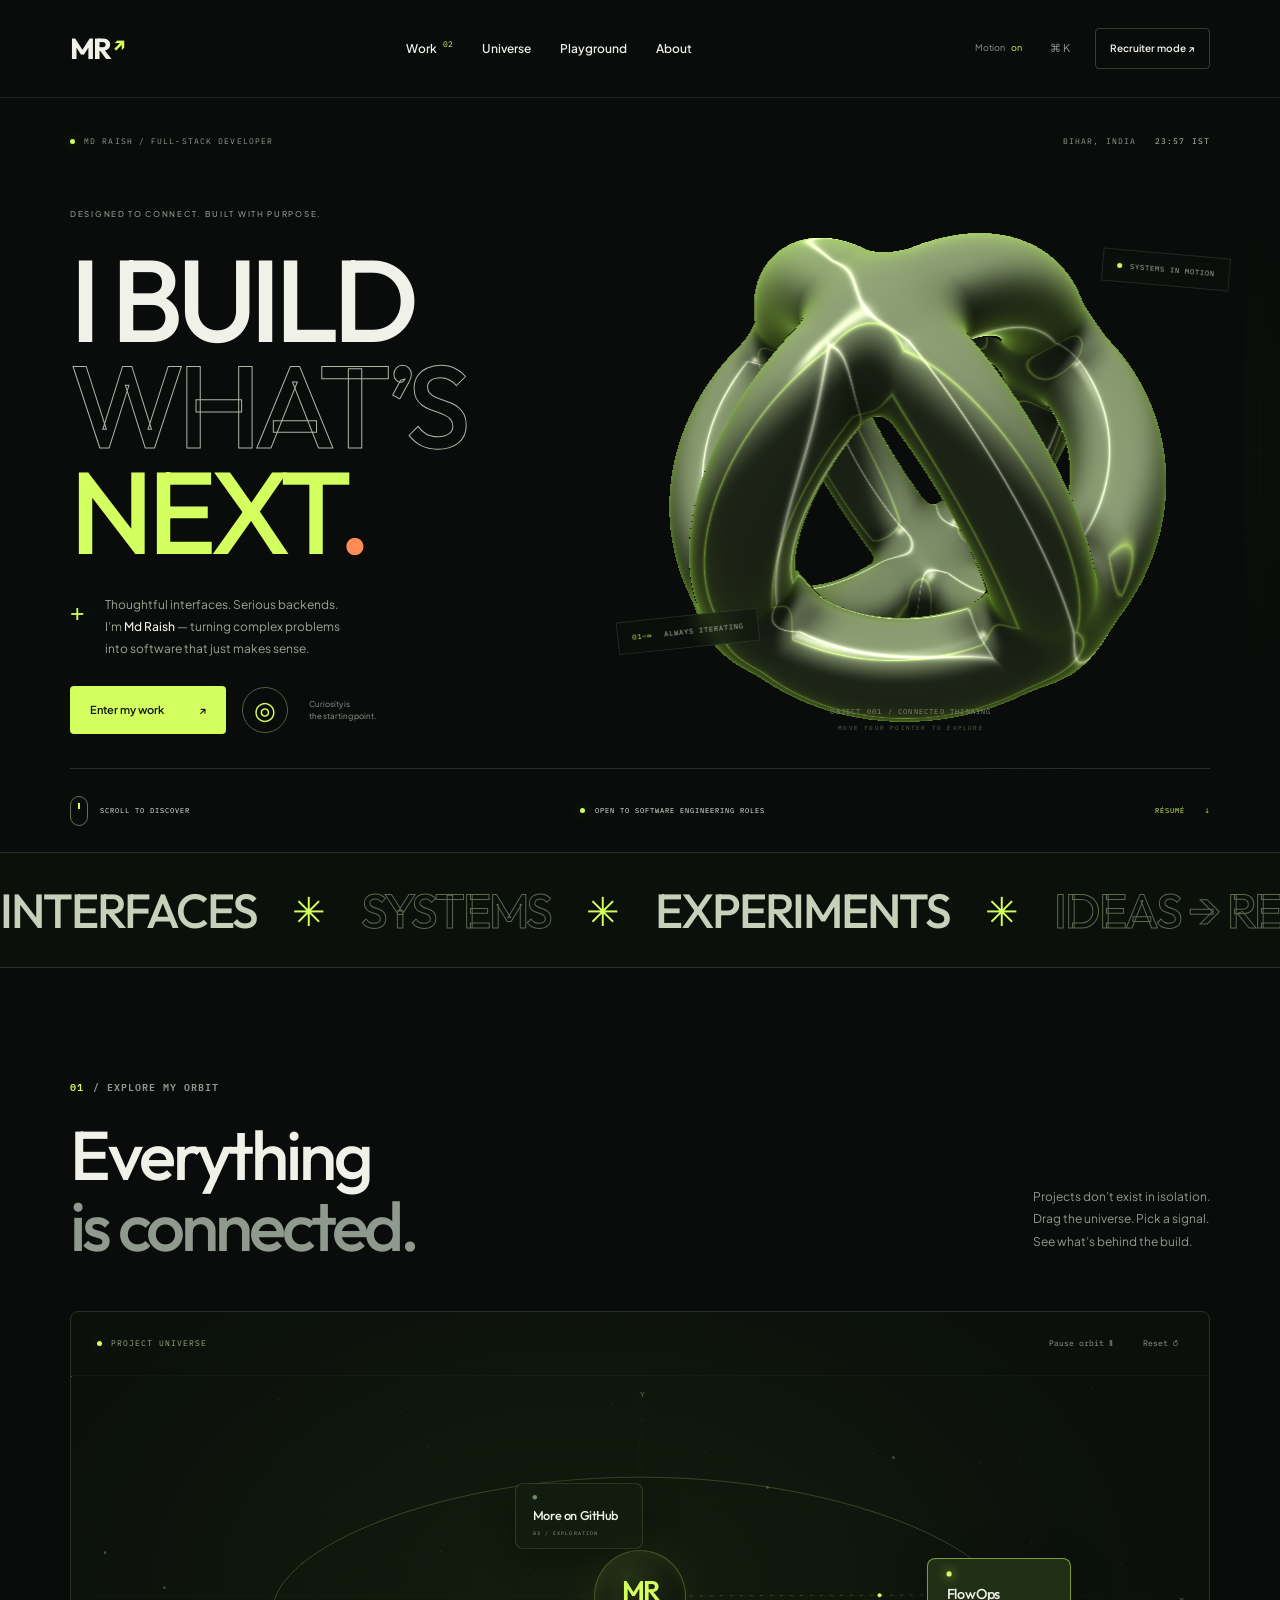
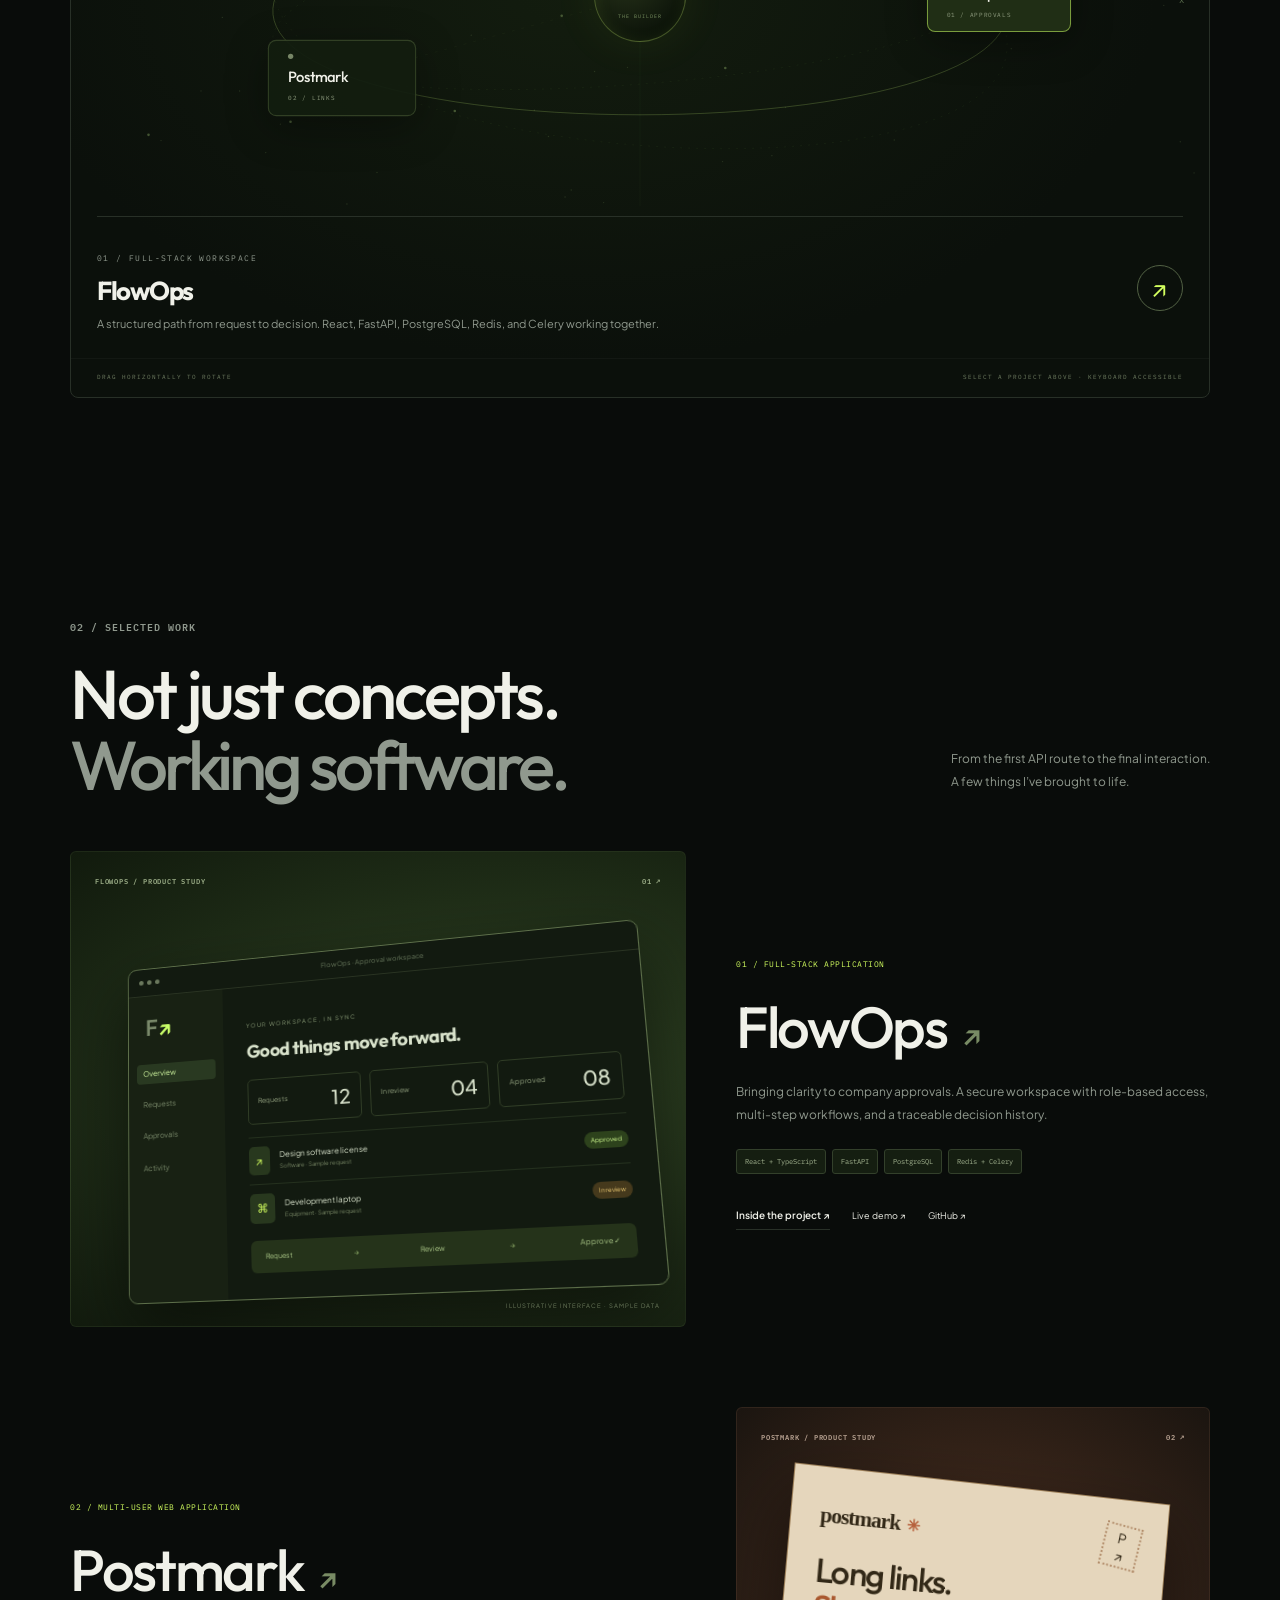
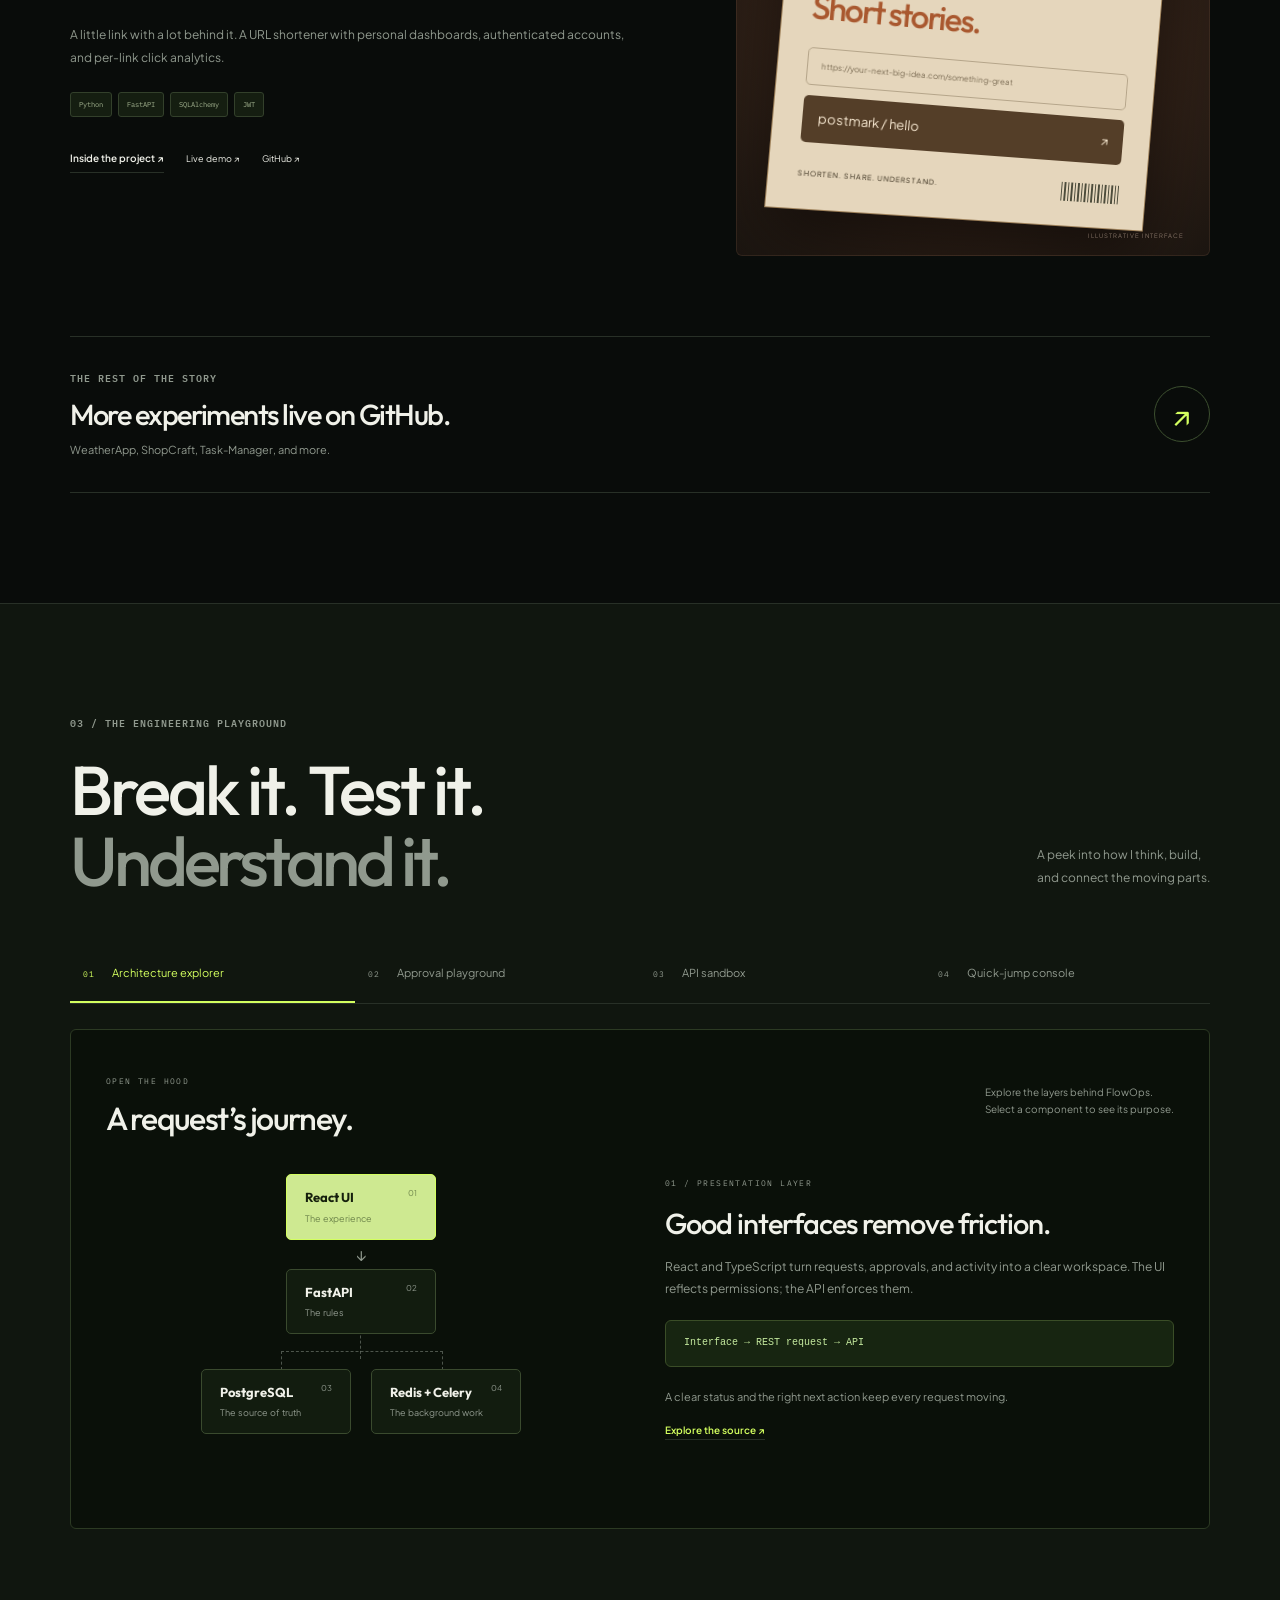
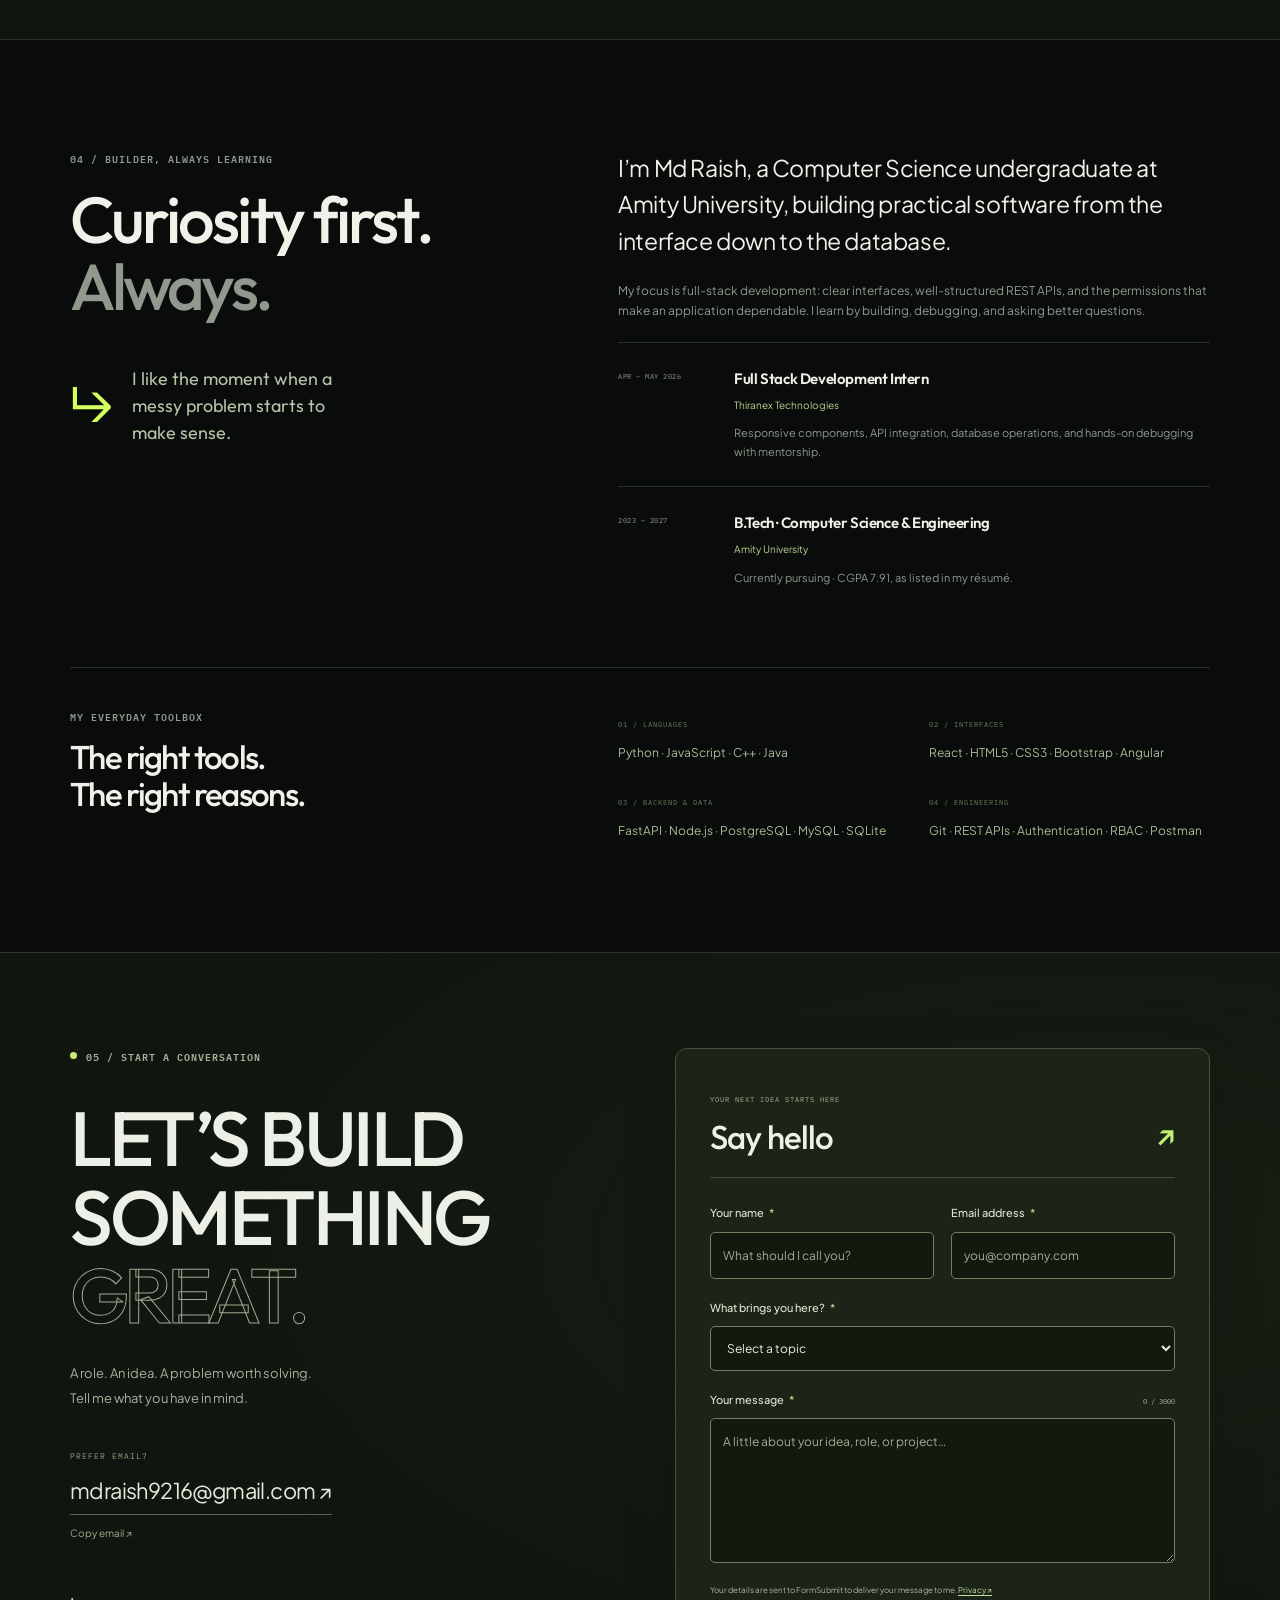
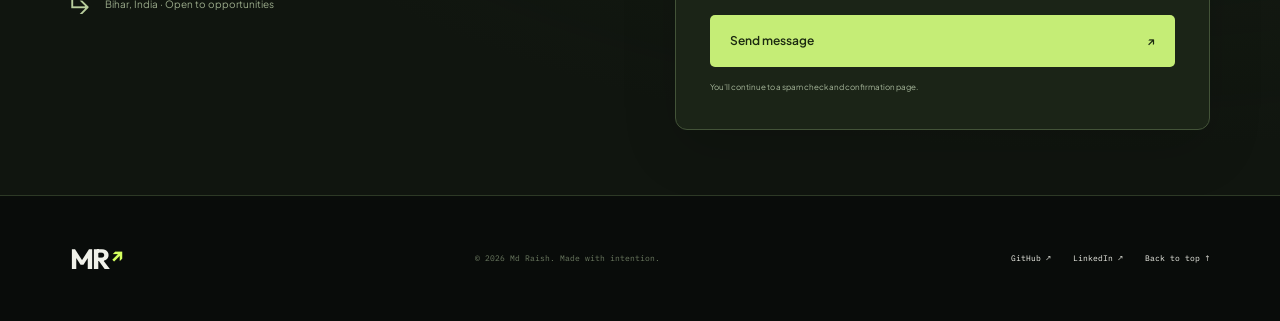
<file: index.html>
<!doctype html>
<html lang="en">
<head>
<meta charset="utf-8"><meta name="viewport" content="width=device-width,initial-scale=1">
<meta name="theme-color" content="#090b0a"><meta name="description" content="Md Raish — full-stack developer building thoughtful interfaces, secure APIs and dependable applications. Explore FlowOps, Postmark and an interactive engineering lab.">
<meta property="og:title" content="Md Raish — Code beyond the ordinary."><meta property="og:description" content="Full-stack developer. Thoughtful interfaces. Dependable systems. Explore my work and interactive engineering lab."><meta property="og:type" content="website"><meta property="og:image" content="/assets/social.svg">
<title>Md Raish — Portfolio V5 · Contact</title><link rel="icon" href="assets/favicon.svg" type="image/svg+xml"><link rel="stylesheet" href="style.css"><script src="app.js" defer></script><script src="sandbox.js" defer></script><script src="experience.js" defer></script><script src="contact.js" defer></script>
</head>
<body>
<a class="skip-link" href="#main">Skip to content</a><div id="progress" aria-hidden="true"></div>
<div class="cursor-aura" id="cursor-aura" aria-hidden="true"></div>
<header class="header"><a class="wordmark" href="#home" aria-label="Md Raish home">MR<span>↗</span></a><nav aria-label="Main navigation"><a href="#work">Work <span>02</span></a><a href="#universe">Universe</a><a href="#lab">Playground</a><a href="#about">About</a></nav><div class="header-actions"><button class="motion-button" id="motion-toggle" aria-pressed="true" aria-label="Pause decorative motion">Motion <span>on</span></button><button class="command-trigger" aria-label="Open command palette">⌘ K</button><button class="small-button" id="recruiter-open">Recruiter mode ↗</button><button class="menu-toggle icon-button" id="menu-toggle" aria-expanded="false" aria-controls="mobile-nav" aria-label="Open navigation">☰</button><button id="theme-toggle" hidden aria-label="Switch theme">◐</button></div></header>
<nav class="mobile-nav" id="mobile-nav" aria-label="Mobile navigation" hidden><a href="#work">Selected work ↗</a><a href="#universe">Project universe ↗</a><a href="#lab">Playground ↗</a><a href="#about">About me ↗</a><button id="mobile-recruiter">Recruiter briefing ↗</button></nav>
<main id="main">
<section class="hero" id="home"><div class="hero-grid" aria-hidden="true"></div><div class="hero-topline"><span><i class="live-dot"></i> MD RAISH / FULL-STACK DEVELOPER</span><span>BIHAR, INDIA <b id="local-time">IST</b></span></div>
<div class="hero-main"><div class="hero-copy"><div class="hero-edition">DESIGNED TO CONNECT. BUILT WITH PURPOSE.</div><h1><span>I BUILD</span><span class="outline-word">WHAT’S</span><span class="lime-word">NEXT<span class="heading-period">.</span></span></h1><div class="hero-intro"><span class="plus">+</span><p>Thoughtful interfaces. Serious backends.<br>I’m <strong>Md Raish</strong> — turning complex problems<br>into software that just makes sense.</p></div><div class="hero-actions"><a class="button primary magnetic" href="#work">Enter my work <span>↗</span></a><button class="round-button magnetic" id="hero-explore" aria-label="Explore the interactive project universe">◎</button><span class="hero-small">Curiosity is<br>the starting point.</span></div></div>
<div class="hero-art" id="hero-art"><div class="sculpture-fallback" aria-hidden="true"><i></i><i></i><i></i></div><canvas id="sculpture" aria-hidden="true"></canvas><div class="orbit-label orbit-label-a"><span class="live-dot"></span> SYSTEMS IN MOTION</div><div class="orbit-label orbit-label-b"><span>01—∞</span> ALWAYS ITERATING</div><div class="orb-cross cross-a" aria-hidden="true">+</div><div class="orb-cross cross-b" aria-hidden="true">+</div><div class="object-caption"><span>OBJECT_001 / CONNECTED THINKING</span><small>MOVE YOUR POINTER TO EXPLORE</small></div></div></div>
<div class="hero-footer"><span class="scroll-cue"><i></i> SCROLL TO DISCOVER</span><div><span class="live-dot"></span> OPEN TO SOFTWARE ENGINEERING ROLES</div><a href="assets/Md_Raish_Resume.pdf" download>RÉSUMÉ <span>↓</span></a></div></section>
<div class="marquee" aria-hidden="true"><div><span>INTERFACES</span><i>✳</i><span class="stroke">SYSTEMS</span><i>✳</i><span>EXPERIMENTS</span><i>✳</i><span class="stroke">IDEAS → REALITY</span><i>✳</i><span>INTERFACES</span><i>✳</i><span class="stroke">SYSTEMS</span><i>✳</i><span>EXPERIMENTS</span><i>✳</i><span class="stroke">IDEAS → REALITY</span><i>✳</i></div></div>
<section class="universe-section section wrap" id="universe"><div class="section-heading reveal"><div><div class="eyebrow"><span>01</span> / EXPLORE MY ORBIT</div><h2>Everything<br><em>is connected.</em></h2></div><p>Projects don’t exist in isolation.<br>Drag the universe. Pick a signal.<br>See what’s behind the build.</p></div>
<div class="universe-frame"><div class="universe-top"><span><i class="live-dot"></i> PROJECT UNIVERSE</span><div><button id="universe-pause" aria-pressed="false">Pause orbit Ⅱ</button><button id="universe-reset" aria-label="Reset project universe rotation">Reset ↺</button></div></div><div class="universe-stage"><canvas id="universe-canvas" aria-hidden="true"></canvas><div class="universe-core" aria-hidden="true"><span>MR</span><small>THE BUILDER</small></div><div class="universe-projects" aria-label="Select a project"><button class="planet-button selected" data-planet="0" aria-pressed="true"><span class="planet-dot"></span><b>FlowOps</b><small>01 / APPROVALS</small></button><button class="planet-button" data-planet="1" aria-pressed="false"><span class="planet-dot"></span><b>Postmark</b><small>02 / LINKS</small></button><button class="planet-button" data-planet="2" aria-pressed="false"><span class="planet-dot"></span><b>More on GitHub</b><small>03 / EXPLORATION</small></button></div><span class="universe-axis axis-x">X</span><span class="universe-axis axis-y">Y</span></div><div class="universe-detail"><div><span class="micro-label" id="planet-label">01 / FULL-STACK WORKSPACE</span><h3 id="planet-title">FlowOps</h3><p id="planet-description">A structured path from request to decision. React, FastAPI, PostgreSQL, Redis, and Celery working together.</p></div><a id="planet-link" class="round-button" href="https://github.com/Mdraish786/FlowOps" target="_blank" rel="noopener noreferrer" aria-label="Open selected project on GitHub">↗</a></div><div class="universe-hint">DRAG HORIZONTALLY TO ROTATE <span>SELECT A PROJECT ABOVE · KEYBOARD ACCESSIBLE</span></div></div></section>
<section class="section wrap" id="work"><div class="section-heading reveal"><div><div class="eyebrow">02 / SELECTED WORK</div><h2>Not just concepts.<br><em>Working software.</em></h2></div><p>From the first API route to the final interaction.<br>A few things I’ve brought to life.</p></div>
<article class="project reveal"><div class="project-visual flow-visual"><div class="visual-top"><span>FLOWOPS / PRODUCT STUDY</span><span>01 ↗</span></div><div class="mock-window"><div class="window-bar"><div class="dots"><i></i><i></i><i></i></div><span>FlowOps · Approval workspace</span></div><div class="dashboard"><aside><b>F<span>↗</span></b><span class="active">Overview</span><span>Requests</span><span>Approvals</span><span>Activity</span></aside><div class="dashboard-main"><small>YOUR WORKSPACE, IN SYNC</small><h3>Good things move forward.</h3><div class="mock-stats"><div><small>Requests</small><b>12</b></div><div><small>In review</small><b>04</b></div><div><small>Approved</small><b>08</b></div></div><div class="mock-row"><span class="mock-icon">↗</span><span>Design software license<small>Software · Sample request</small></span><span class="status-pill">Approved</span></div><div class="mock-row"><span class="mock-icon">⌘</span><span>Development laptop<small>Equipment · Sample request</small></span><span class="status-pill pending">In review</span></div><div class="mock-flow"><span>Request</span><i>→</i><span>Review</span><i>→</i><span>Approve ✓</span></div></div></div></div><span class="preview-label">ILLUSTRATIVE INTERFACE · SAMPLE DATA</span></div><div class="project-info"><div><span class="project-number">01 / FULL-STACK APPLICATION</span><h3>FlowOps<span>↗</span></h3><p>Bringing clarity to company approvals. A secure workspace with role-based access, multi-step workflows, and a traceable decision history.</p><div class="tags"><span>React + TypeScript</span><span>FastAPI</span><span>PostgreSQL</span><span>Redis + Celery</span></div></div><div class="project-links"><button class="text-link" data-case="flowops">Inside the project ↗</button><a href="https://flowops-274o.onrender.com" target="_blank" rel="noopener noreferrer">Live demo ↗</a><a href="https://github.com/Mdraish786/FlowOps" target="_blank" rel="noopener noreferrer">GitHub ↗</a></div></div></article>
<article class="project reveal"><div class="project-visual postmark-visual"><div class="visual-top"><span>POSTMARK / PRODUCT STUDY</span><span>02 ↗</span></div><div class="postcard"><div class="postcard-head"><b>postmark<span>✳</span></b><span class="stamp">P<br>↗</span></div><h3>Long links.<br><em>Short stories.</em></h3><div class="url-field">https://your-next-big-idea.com/something-great</div><div class="short-link"><span>postmark / hello</span><span>↗</span></div><div class="postcard-bottom"><span>SHORTEN. SHARE. UNDERSTAND.</span><div class="barcode"></div></div></div><span class="preview-label">ILLUSTRATIVE INTERFACE</span></div><div class="project-info"><div><span class="project-number">02 / MULTI-USER WEB APPLICATION</span><h3>Postmark<span>↗</span></h3><p>A little link with a lot behind it. A URL shortener with personal dashboards, authenticated accounts, and per-link click analytics.</p><div class="tags"><span>Python</span><span>FastAPI</span><span>SQLAlchemy</span><span>JWT</span></div></div><div class="project-links"><button class="text-link" data-case="postmark">Inside the project ↗</button><a href="https://postmark-7jfj.onrender.com" target="_blank" rel="noopener noreferrer">Live demo ↗</a><a href="https://github.com/Mdraish786/Postmark" target="_blank" rel="noopener noreferrer">GitHub ↗</a></div></div></article>
<a class="github-band reveal" href="https://github.com/Mdraish786" target="_blank" rel="noopener noreferrer"><div><span class="eyebrow">THE REST OF THE STORY</span><h3>More experiments live on GitHub.</h3><p>WeatherApp, ShopCraft, Task-Manager, and more.</p></div><span>↗</span></a>
</section>
<section class="lab section" id="lab"><div class="wrap"><div class="section-heading reveal"><div><div class="eyebrow">03 / THE ENGINEERING PLAYGROUND</div><h2>Break it. Test it.<br><em>Understand it.</em></h2></div><p>A peek into how I think, build,<br>and connect the moving parts.</p></div>
<div class="lab-tabs" role="tablist" aria-label="Interactive features"><button role="tab" id="tab-architecture" aria-controls="panel-architecture" aria-selected="true" data-tab="architecture">01 <span>Architecture explorer</span></button><button role="tab" id="tab-playground" aria-controls="panel-playground" aria-selected="false" tabindex="-1" data-tab="playground">02 <span>Approval playground</span></button><button role="tab" id="tab-api" aria-controls="panel-api" aria-selected="false" tabindex="-1" data-tab="api">03 <span>API sandbox</span></button><button role="tab" id="tab-shortcuts" aria-controls="panel-shortcuts" aria-selected="false" tabindex="-1" data-tab="shortcuts">04 <span>Quick-jump console</span></button></div>
<div class="lab-panel" id="panel-architecture" role="tabpanel" aria-labelledby="tab-architecture"><div class="lab-panel-intro"><div><span class="micro-label">OPEN THE HOOD</span><h3>A request’s journey.</h3></div><p>Explore the layers behind FlowOps.<br>Select a component to see its purpose.</p></div><div class="architecture-layout"><div class="architecture-map"><div class="map-path" aria-hidden="true"></div><button class="node active" data-node="frontend" aria-pressed="true"><span>01</span><b>React UI</b><small>The experience</small></button><span class="map-arrow" aria-hidden="true">↓</span><button class="node" data-node="api" aria-pressed="false"><span>02</span><b>FastAPI</b><small>The rules</small></button><div class="node-branches"><button class="node" data-node="database" aria-pressed="false"><span>03</span><b>PostgreSQL</b><small>The source of truth</small></button><button class="node" data-node="jobs" aria-pressed="false"><span>04</span><b>Redis + Celery</b><small>The background work</small></button></div></div><div class="architecture-detail" aria-live="polite"><span class="micro-label" id="node-kicker">01 / PRESENTATION LAYER</span><h4 id="node-title">Good interfaces remove friction.</h4><p id="node-copy">React and TypeScript turn requests, approvals, and activity into a clear workspace. The UI reflects permissions; the API enforces them.</p><div class="code-snippet" id="node-code">Interface → REST request → API</div><p class="detail-note" id="node-note">A clear status and the right next action keep every request moving.</p><a href="https://github.com/Mdraish786/FlowOps" target="_blank" rel="noopener noreferrer">Explore the source ↗</a></div></div></div>
<div class="lab-panel" id="panel-playground" role="tabpanel" aria-labelledby="tab-playground" hidden><div class="lab-panel-intro"><div><span class="micro-label">YOU’RE IN THE DRIVER’S SEAT</span><h3>Move a request forward.</h3></div><p>A local, simplified simulation inspired by FlowOps.<br>No account or real request is created.</p></div><div class="playground-layout"><div class="request-card"><span class="micro-label">SAMPLE EQUIPMENT REQUEST</span><h4>A laptop for the next big idea.</h4><div class="request-meta"><span>Requested by <b>Alex · Employee</b></span><span>Amount <b>₹75,000</b></span></div><label for="role">Try acting as</label><select id="role"><option value="employee">Alex — Requester</option><option value="manager">Manager</option><option value="it">IT reviewer</option><option value="finance">Finance reviewer</option></select><div class="sim-buttons"><button class="button dark" id="approve">Approve request ↗</button><button class="icon-button" id="reset" aria-label="Reset simulation">↻</button></div><p class="sim-feedback" id="sim-feedback" role="status">Try approving as Alex. Can a requester approve their own request?</p></div><div class="timeline"><div class="timeline-step done"><span>✓</span><div><b>Request submitted</b><small>Alex · Employee</small></div></div><div class="timeline-step current" data-step="0"><span>1</span><div><b>Manager review</b><small>Waiting for manager</small></div></div><div class="timeline-step" data-step="1"><span>2</span><div><b>IT review</b><small>Queued</small></div></div><div class="timeline-step" data-step="2"><span>3</span><div><b>Finance review</b><small>Queued</small></div></div><div id="sim-complete" class="sim-complete" hidden>✓ All checks passed. Request approved.</div></div></div></div>
<div class="lab-panel" id="panel-api" role="tabpanel" aria-labelledby="tab-api" hidden><div class="lab-panel-intro"><div><span class="micro-label">A TINY BACKEND. IN YOUR BROWSER.</span><h3>Send. Inspect. Understand.</h3></div><p>Interactive local simulation. No network requests.<br>Try a valid URL, then an invalid one.</p></div><div class="api-layout"><div class="api-controls"><label for="api-endpoint">Choose an endpoint</label><select id="api-endpoint"><option value="shorten">POST /api/shorten</option><option value="profile">GET /api/profile</option><option value="authorize">POST /api/approvals/check</option></select><div class="api-example" id="api-example">Creates a sample short-link result. This does not create a live URL.</div><label for="api-body">Request body · editable JSON</label><textarea id="api-body" spellcheck="false">{
  "url": "https://github.com/Mdraish786"
}</textarea><button class="button primary" id="api-send">Send request <span>↗</span></button></div><div class="terminal"><div class="terminal-top"><span><i></i><i></i><i></i></span><b>response.json</b><span id="api-status">READY</span></div><pre id="api-response" aria-live="polite">// Waiting for your first request.
// Try editing the JSON body.
// All data stays in this page.</pre><div class="terminal-bottom"><span id="api-note">LOCAL SANDBOX</span><span>JSON / UTF-8</span></div></div></div></div>
<div class="lab-panel" id="panel-shortcuts" role="tabpanel" aria-labelledby="tab-shortcuts" hidden><div class="console-layout"><div><span class="micro-label">A FASTER WAY AROUND</span><h3>Your keyboard.<br>Your shortcut.</h3><p>Find projects, jump to a section, switch the mood, or grab my résumé. One small console for the whole portfolio.</p><button class="button dark" id="open-console">Open quick-jump console <span>↗</span></button></div><div class="keyboard-art"><div class="keycap">⌘ <small>CTRL / CMD</small></div><span>+</span><div class="keycap">K<small>QUICK JUMP</small></div></div></div></div>
</div></section>
<section class="section wrap about-section" id="about"><div class="about-left reveal"><div class="eyebrow">04 / BUILDER, ALWAYS LEARNING</div><h2>Curiosity first.<br><em>Always.</em></h2><div class="about-note"><span>↳</span><p>I like the moment when a messy problem starts to make sense.</p></div></div><div class="about-right reveal"><p class="large-copy">I’m Md Raish, a Computer Science undergraduate at Amity University, building practical software from the interface down to the database.</p><p>My focus is full-stack development: clear interfaces, well-structured REST APIs, and the permissions that make an application dependable. I learn by building, debugging, and asking better questions.</p><div class="experience"><span>APR — MAY 2026</span><div><h3>Full Stack Development Intern</h3><b>Thiranex Technologies</b><p>Responsive components, API integration, database operations, and hands-on debugging with mentorship.</p></div></div><div class="experience"><span>2023 — 2027</span><div><h3>B.Tech · Computer Science & Engineering</h3><b>Amity University</b><p>Currently pursuing · CGPA 7.91, as listed in my résumé.</p></div></div></div>
<div class="toolbox reveal"><div><span class="eyebrow">MY EVERYDAY TOOLBOX</span><h3>The right tools.<br>The right reasons.</h3></div><div class="tool-groups"><div><span>01 / LANGUAGES</span><p>Python · JavaScript · C++ · Java</p></div><div><span>02 / INTERFACES</span><p>React · HTML5 · CSS3 · Bootstrap · Angular</p></div><div><span>03 / BACKEND & DATA</span><p>FastAPI · Node.js · PostgreSQL · MySQL · SQLite</p></div><div><span>04 / ENGINEERING</span><p>Git · REST APIs · Authentication · RBAC · Postman</p></div></div></div></section>
<section class="contact-section" id="contact"><div class="wrap contact-layout reveal"><div class="contact-copy"><div class="eyebrow"><span class="green-dot"></span> 05 / START A CONVERSATION</div><h2>LET’S BUILD<br>SOMETHING<br><em>GREAT.</em></h2><p class="contact-lead">A role. An idea. A problem worth solving.<br>Tell me what you have in mind.</p><div class="contact-direct"><span>PREFER EMAIL?</span><a class="email-link" href="mailto:mdraish9216@gmail.com">mdraish9216@gmail.com ↗</a><button id="copy-email" class="copy-email">Copy email ↗</button></div><div class="contact-location"><span>↳</span> Bihar, India · Open to opportunities</div></div>
<form class="contact-form" id="contact-form" action="https://formsubmit.co/mdraish9216@gmail.com" method="POST" accept-charset="UTF-8"><div class="form-heading"><span>YOUR NEXT IDEA STARTS HERE</span><b>Say hello<span>↗</span></b></div><input type="hidden" name="_subject" value="New message from Md Raish’s portfolio"><input type="hidden" name="_template" value="table"><input type="text" name="_honey" class="form-honeypot" tabindex="-1" autocomplete="off" aria-hidden="true"><div class="contact-fields"><div class="contact-field"><label for="contact-name">Your name <span>*</span></label><input id="contact-name" name="name" autocomplete="name" placeholder="What should I call you?" minlength="2" maxlength="100" required></div><div class="contact-field"><label for="contact-email">Email address <span>*</span></label><input id="contact-email" name="email" type="email" autocomplete="email" placeholder="you@company.com" maxlength="254" required></div></div><div class="contact-field"><label for="contact-topic">What brings you here? <span>*</span></label><select id="contact-topic" name="topic" required><option value="" disabled selected>Select a topic</option><option>Job opportunity</option><option>Project collaboration</option><option>Freelance project</option><option>Just saying hello</option></select></div><div class="contact-field"><div class="message-label"><label for="contact-message">Your message <span>*</span></label><small id="message-count">0 / 3000</small></div><textarea id="contact-message" name="message" rows="5" minlength="10" maxlength="3000" placeholder="A little about your idea, role, or project…" required></textarea></div><p class="form-service-note">Your details are sent to FormSubmit to deliver your message to me. <a href="https://formsubmit.co/privacy.pdf" target="_blank" rel="noopener noreferrer">Privacy ↗</a></p><button class="button form-send" id="contact-submit" type="submit">Send message <span>↗</span></button><p id="contact-status" class="contact-status" role="status" aria-live="polite">You’ll continue to a spam check and confirmation page.</p><noscript><p class="contact-status">Submit this form from the published website. A downloaded preview cannot deliver messages.</p></noscript></form></div></section>
</main>
<footer class="wrap"><a class="wordmark" href="#home">MR<span>↗</span></a><span>© <span id="year">2026</span> Md Raish. Made with intention.</span><div><a href="https://github.com/Mdraish786" target="_blank" rel="noopener noreferrer">GitHub ↗</a><a href="https://linkedin.com/in/md-raish" target="_blank" rel="noopener noreferrer">LinkedIn ↗</a><a href="#home">Back to top ↑</a></div></footer>
<dialog id="command-dialog" aria-labelledby="command-title"><div class="dialog-header"><h2 id="command-title">Where to?</h2><button class="icon-button" data-close="command-dialog" aria-label="Close command palette">×</button></div><label class="sr-only" for="command-search">Search portfolio actions</label><input id="command-search" autocomplete="off" placeholder="Search projects, résumé, contact…"><div id="command-results"></div><div class="dialog-hint">↑ ↓ to navigate <span>Enter to select · Esc to close</span></div></dialog>
<dialog id="case-dialog" aria-labelledby="case-title"><div class="dialog-header"><span class="eyebrow">BEHIND THE BUILD</span><button class="icon-button" data-close="case-dialog" aria-label="Close project details">×</button></div><div id="case-content"></div></dialog>
<dialog id="recruiter-dialog" aria-labelledby="recruiter-title"><div class="dialog-header"><span class="eyebrow">THE 30-SECOND BRIEF</span><button class="icon-button" data-close="recruiter-dialog" aria-label="Close recruiter briefing">×</button></div><h2 id="recruiter-title">Md Raish<span>↗</span></h2><p class="recruiter-subtitle">Full-stack developer · B.Tech CSE, 2023–2027</p><div class="brief-grid"><article><span>01 / FOCUS</span><h3>Python + FastAPI</h3><p>REST APIs, authentication, authorization, and relational data. React and TypeScript for the interface.</p></article><article><span>02 / EXPERIENCE</span><h3>Thiranex Technologies</h3><p>Full Stack Development Intern · Apr–May 2026. Responsive components, API integration, and debugging.</p></article><article><span>03 / PROOF OF WORK</span><h3>FlowOps + Postmark</h3><p>Approval workflows and multi-user link management, with public source code and live demo links.</p></article><article><span>04 / EDUCATION</span><h3>Amity University</h3><p>B.Tech in Computer Science & Engineering. Currently pursuing. Résumé CGPA: 7.91.</p></article></div><div class="brief-actions"><a class="button primary" href="assets/Md_Raish_Resume.pdf" download>Download résumé ↓</a><a href="mailto:mdraish9216@gmail.com">Start a conversation ↗</a></div><p class="brief-note">Based in Bihar, India · Seeking software engineering opportunities.</p></dialog>
<div id="toast" role="status"></div><noscript><div class="noscript-note">Project links, contact, and résumé work without JavaScript. Enable JavaScript to use the interactive lab.</div></noscript>
</body></html>
</file>
<file: style.css>
@import url('https://fonts.googleapis.com/css2?family=Outfit:wght@400;500;600;700&family=Plus+Jakarta+Sans:wght@400;500;600;700&family=IBM+Plex+Mono:wght@400;500&display=swap');
:root{--paper:#f4f1e9;--ink:#25392f;--muted:#687068;--line:#d7d9cc;--accent:#bb4c2a;--panel:#e8ebdf;--surface:#faf9f4;--shadow:0 24px 60px #24392f13;--ease:cubic-bezier(.22,1,.36,1)}
*{box-sizing:border-box}html{scroll-behavior:smooth;scroll-padding-top:105px}body{margin:0;background:var(--paper);color:var(--ink);font-family:'Plus Jakarta Sans',sans-serif;font-size:16px;line-height:1.65;transition:background .3s,color .3s}body.dark{--paper:#17251f;--ink:#f0efe3;--muted:#b1bbae;--line:#3b4d40;--accent:#f0a17b;--panel:#22392e;--surface:#213228;--shadow:0 24px 60px #0003}button,input,select{font:inherit}button,a{-webkit-tap-highlight-color:transparent}button{cursor:pointer}a{color:inherit;text-decoration:none}button{color:inherit}button:disabled{cursor:default;opacity:.65}a:focus-visible,button:focus-visible,input:focus-visible,select:focus-visible{outline:3px solid var(--accent);outline-offset:5px}button{border:0;background:none}h1,h2,h3,h4,p{margin:0}h1,h2,h3,h4{font-family:'Outfit',sans-serif;letter-spacing:-.05em;line-height:1.12}em{font-family:Georgia,'Times New Roman',serif;font-weight:400;letter-spacing:-.055em}p{color:var(--muted)}[hidden]{display:none!important}.wrap{max-width:1280px;margin:auto;padding-left:54px;padding-right:54px}.header{height:96px;max-width:1390px;padding:0 54px;margin:auto;display:flex;align-items:center;justify-content:space-between;border-bottom:1px solid var(--line);gap:25px}.wordmark{font-family:'Outfit',sans-serif;font-weight:800;font-size:36px;letter-spacing:-2.6px;line-height:1}.wordmark span{display:inline-block;font-size:12px;vertical-align:top;margin:2px 0 0 5px;letter-spacing:0}.header nav{display:flex;gap:32px;font-size:13px;font-weight:550}.header nav a{position:relative}.header nav a:after{content:'';position:absolute;bottom:-7px;left:0;width:0;height:2px;background:var(--ink);transition:width .25s}.header nav a:hover:after{width:100%}.header-actions{display:flex;align-items:center;gap:12px}.tiny-dot{display:inline-block;width:5px;height:5px;background:var(--accent);border-radius:50%;vertical-align:top}.icon-button{border:1px solid var(--line);border-radius:50%;width:40px;height:40px;display:inline-grid;place-items:center;font-size:20px;flex-shrink:0}.icon-button:hover{background:var(--panel)}.command-trigger{border:1px solid var(--line);border-radius:8px;padding:4px 8px;font-size:13px}.small-button{border:1px solid var(--ink);padding:10px 19px;border-radius:30px;font-size:13px;font-weight:600}.small-button span{margin-left:15px}.hero{display:grid;grid-template-columns:1.08fr 1fr;position:relative;gap:20px;padding-top:67px;padding-bottom:28px}.hero-copy{padding-top:17px;position:relative;z-index:2}.eyebrow{font-size:10px;font-weight:600;letter-spacing:1.7px;display:flex;align-items:center;gap:9px}.availability{font-size:9px;letter-spacing:1.4px}.availability>span,.green-dot{width:7px;height:7px;border-radius:50%;background:#678567;display:inline-block;flex-shrink:0}.availability>span{box-shadow:0 0 0 4px #6e896515}.hero h1{font-size:clamp(46px,5.1vw,72px);line-height:1.08;letter-spacing:-4px;margin-top:25px;font-weight:650}.hero h1 em{color:var(--accent)}.intro{margin-top:27px;font-size:15px;line-height:1.9;max-width:390px}.intro strong{color:var(--ink);font-weight:650}.wave{color:var(--accent);display:inline-block;animation:turn 12s linear infinite;margin-left:7px}.hero-actions{display:flex;align-items:center;gap:27px;margin-top:29px}.button{display:inline-flex;align-items:center;justify-content:center;gap:30px;border-radius:30px;padding:15px 24px;font-size:12px;font-weight:600;transition:transform .3s,box-shadow .3s}.button:hover{transform:translateY(-3px);box-shadow:0 7px 18px #0002}.button.dark{background:var(--ink);color:var(--paper)}.text-link{border-bottom:1px solid var(--line);font-size:12px;font-weight:600;padding:5px 0}.text-link span{margin-left:16px}.hero-note{display:flex;gap:12px;align-items:center;font-size:10px;color:var(--muted);margin-top:40px;line-height:1.5}.asterisk{font-size:34px;color:var(--ink)}.hero-art{position:relative;min-height:560px;isolation:isolate;transform:translate3d(var(--mx,0px),var(--my,0px),0);transition:transform .8s var(--ease)}.character{position:absolute;width:85%;height:94%;object-fit:cover;object-position:center;bottom:6px;left:10%;border-radius:48% 48% 22% 22%;mix-blend-mode:multiply}.dark .character{mix-blend-mode:normal}.art-orbit{position:absolute;inset:20px 0 30px 15px;border:1px solid var(--line);border-radius:50%;transform:rotate(-13deg);z-index:-1}.art-caption{font-size:8px;letter-spacing:2px;position:absolute;top:0;left:15%;transform:rotate(-5deg)}.floating-label{position:absolute;background:var(--surface);border:1px solid var(--line);border-radius:10px;box-shadow:var(--shadow);font-size:10px;z-index:2;animation:float 7s ease-in-out infinite}.label-top{padding:11px 16px;top:63px;right:-5px;transform:rotate(5deg);display:flex;align-items:center;gap:8px}.label-code{padding:14px 18px;bottom:62px;left:-15px;display:flex;gap:13px;align-items:center;animation-delay:-3s}.label-code small{font-size:9px;color:var(--muted)}.code-glyph{font-family:monospace;font-size:25px;letter-spacing:-4px;color:var(--accent)}.art-spark{position:absolute;right:-8px;bottom:138px;font-size:71px;color:var(--accent);line-height:1;animation:turn 50s linear infinite}.image-note{font-size:8px;color:var(--muted);position:absolute;bottom:5px;right:42px}.hero-bottom{grid-column:1/-1;display:flex;justify-content:space-between;margin-top:14px;font-size:8px;letter-spacing:1.5px;color:var(--muted)}.stack-strip{margin-top:24px;border-block:1px solid var(--line);padding:25px 0;overflow:hidden}.stack-strip>div{max-width:1172px;margin:auto;display:flex;justify-content:space-between;align-items:center;gap:25px;padding:0 10px}.stack-strip span{font-size:8px;letter-spacing:1.6px;max-width:90px}.stack-strip b{font-family:'Outfit',sans-serif;font-size:17px;white-space:nowrap;font-weight:600;letter-spacing:-.5px}.stack-strip i{font-size:16px;color:#929d85;font-style:normal}.section{padding-top:105px;padding-bottom:105px}.section-heading{display:flex;justify-content:space-between;align-items:flex-end;margin-bottom:42px;gap:40px}.section-heading h2,h2{font-size:clamp(40px,4.6vw,58px);font-weight:550}.section-heading h2{margin-top:17px}.section-heading>p{font-size:13px;line-height:1.8;padding-bottom:7px}.project{margin-bottom:63px}.project-visual{min-height:440px;border-radius:18px;position:relative;padding:25px 32px 38px;overflow:hidden}.flow-visual{background:#dfe6d7;color:#273b32}.visual-top{display:flex;justify-content:space-between;font-size:8px;font-weight:600;letter-spacing:1.3px}.mock-window{background:#fff;border:1px solid #c9d2c0;border-radius:10px;width:76%;margin:33px auto 10px;box-shadow:12px 24px 32px #38513d24;transform:perspective(1200px) rotateY(-5deg) rotateX(4deg) rotateZ(-2deg);transition:transform 1s var(--ease)}.project-visual:hover .mock-window{transform:perspective(1200px) rotateY(0) rotateX(0) rotateZ(0)}.window-bar{border-bottom:1px solid #e5e8e0;height:30px;display:flex;align-items:center;justify-content:center;font-size:7px;position:relative;color:#899182}.dots{display:flex;gap:4px;position:absolute;left:12px}.dots i{width:5px;height:5px;background:#c6cebf;border-radius:50%}.dashboard{display:flex;min-height:245px}.dashboard aside{width:105px;background:#f5f7f1;border-radius:0 0 0 10px;padding:15px 9px;display:flex;flex-direction:column;font-size:8px;gap:12px;flex-shrink:0}.dashboard aside b{font-size:23px;margin:0 10px 9px}.dashboard aside b span{color:#8c9c7d}.dashboard aside>span{padding:4px 7px}.dashboard aside .active{background:#e2e8d9;border-radius:4px}.dashboard-main{padding:25px;width:100%}.dashboard-main>small{font-size:6px;letter-spacing:1.4px}.dashboard-main h3{font-size:19px;margin:8px 0 18px;letter-spacing:-.7px}.mock-stats{display:flex;gap:9px;margin-bottom:13px}.mock-stats>div{width:33%;border:1px solid #e1e6d9;border-radius:5px;padding:6px 10px;display:flex;justify-content:space-between;align-items:center}.mock-stats small{font-size:7px;color:#77816e}.mock-stats b{font-size:20px;font-weight:500}.mock-row{border-block-start:1px solid #eef0ea;display:flex;align-items:center;gap:10px;padding:9px 0;font-size:8px}.mock-icon{padding:5px 7px;background:#edf0e8;border-radius:5px;font-size:12px}.mock-row small{font-size:6px;display:block;color:#8a9283}.status-pill{margin-left:auto;font-size:6px;padding:3px 6px;border-radius:20px;background:#e1eddd;color:#4f7146;white-space:nowrap}.status-pill.pending{background:#f4ecd4;color:#9e7b33}.mock-flow{display:flex;align-items:center;justify-content:space-between;font-size:7px;padding:10px 15px;margin-top:8px;border-radius:6px;background:#f0f3e9}.mock-flow i{font-style:normal;color:#829474}.preview-label{position:absolute;bottom:15px;right:25px;font-size:7px;letter-spacing:1px;opacity:.65}.project-info{display:grid;grid-template-columns:1.6fr 1fr;gap:40px;padding-top:27px}.project-number{font-size:8px;letter-spacing:1.5px;color:var(--muted)}.project-info h3{font-size:32px;font-weight:550;margin:9px 0 14px;letter-spacing:-1.3px}.project-info h3 span{font-size:22px;margin-left:10px;color:var(--muted)}.project-info p{font-size:13px;max-width:570px;line-height:1.8}.tags{display:flex;gap:7px;flex-wrap:wrap;margin-top:17px}.tags span{font-size:9px;padding:4px 10px;border:1px solid var(--line);border-radius:20px}.project-links{display:flex;flex-wrap:wrap;justify-content:flex-end;align-content:flex-start;align-items:center;gap:22px;padding-top:38px;font-size:11px}.project-links a:hover,.text-link:hover{color:var(--accent)}.postmark-visual{background:#eaded0;color:#543b2a}.postcard{background:#fff9ed;max-width:510px;margin:28px auto 12px;padding:25px 35px 20px;box-shadow:13px 23px 30px #66462622;transform:rotate(3deg);transition:transform 1s var(--ease);position:relative;border:1px solid #d9c4ac}.postmark-visual:hover .postcard{transform:rotate(0)}.postcard-head{display:flex;justify-content:space-between;align-items:center}.postcard-head>b{font-family:Georgia,serif;font-size:21px;letter-spacing:-1px}.postcard-head>b span{margin-left:7px;font-size:16px;color:#b6603c}.stamp{width:39px;height:45px;border:2px dotted #b28d6b;text-align:center;line-height:1.3;font-size:14px;padding-top:3px;transform:rotate(9deg)}.postcard h3{font-size:34px;margin:14px 0 22px;line-height:1.08;font-weight:500}.postcard h3 em{color:#b55e38}.url-field{border:1px solid #dfd3bd;border-radius:5px;padding:11px 13px;font-size:8px;color:#aa9c87;overflow:hidden;white-space:nowrap}.short-link{background:#294836;color:#fff9ed;padding:12px 15px;margin-top:10px;border-radius:5px;font-size:13px;display:flex;justify-content:space-between}.postcard-bottom{display:flex;justify-content:space-between;align-items:center;margin-top:21px;font-size:7px;letter-spacing:1px}.barcode{height:19px;width:60px;background:repeating-linear-gradient(90deg,#4c4c3b 0px,#4c4c3b 1px,transparent 1px,transparent 3px,#4c4c3b 3px,#4c4c3b 5px,transparent 5px,transparent 7px)}.github-band{display:flex;align-items:center;justify-content:space-between;border-block:1px solid var(--line);padding:28px 0;transition:padding .3s}.github-band:hover{padding-inline:15px}.github-band h3{font-size:23px;font-weight:500;margin-top:10px}.github-band p{font-size:12px;margin-top:10px}.github-band>span{font-size:42px}.lab{background:var(--panel)}.lab-tabs{display:flex;border-bottom:1px solid var(--line);margin-bottom:30px}.lab-tabs button{flex:1;text-align:left;font-size:9px;letter-spacing:.5px;padding:19px 16px;border-bottom:2px solid transparent;color:var(--muted)}.lab-tabs button span{font-size:12px;letter-spacing:0;margin-left:15px}.lab-tabs button[aria-selected=true]{color:var(--ink);border-color:var(--ink)}.lab-panel{background:var(--surface);padding:35px 40px;border:1px solid var(--line);border-radius:14px;min-height:480px}.lab-panel-intro{display:flex;justify-content:space-between;align-items:center;gap:20px;margin-bottom:30px}.micro-label{font-size:8px;letter-spacing:1.4px;color:var(--muted)}.lab-panel h3{font-size:30px;font-weight:500;margin-top:10px}.lab-panel-intro p{font-size:11px}.architecture-layout{display:grid;grid-template-columns:1fr 1fr;gap:50px;align-items:center}.architecture-map{position:relative;display:flex;align-items:center;flex-direction:column;padding:5px 0}.node{position:relative;z-index:1;border:1px solid var(--line);border-radius:10px;padding:12px 18px;min-width:150px;background:var(--surface);text-align:left;transition:transform .3s,background .3s}.node:hover{transform:translateY(-3px)}.node>span{font-size:8px;color:var(--muted);float:right;margin-left:15px}.node b{display:block;font-family:'Outfit',sans-serif;font-size:13px}.node small{display:block;color:var(--muted);font-size:9px;margin-top:3px}.node.active{background:var(--ink);color:var(--paper);border-color:var(--ink)}.node.active small,.node.active>span{color:var(--paper);opacity:.7}.map-arrow{line-height:29px;color:var(--muted)}.node-branches{display:flex;gap:20px;margin-top:35px;position:relative}.node-branches:before{content:'';position:absolute;border:1px dashed var(--muted);border-bottom:0;top:-18px;width:50%;left:25%;height:18px;opacity:.5}.map-path{position:absolute;width:1px;top:110px;bottom:80px;border-left:1px dashed var(--muted);opacity:.5}.architecture-detail h4{font-size:27px;font-weight:500;line-height:1.2;margin:14px 0}.architecture-detail p{font-size:12px;line-height:1.85}.code-snippet{font-family:monospace;font-size:11px;background:var(--panel);padding:14px 18px;border-radius:6px;margin:20px 0}.architecture-detail .detail-note{font-size:11px}.architecture-detail a{display:inline-block;font-size:10px;font-weight:600;border-bottom:1px solid var(--line);margin-top:15px}.playground-layout{display:grid;grid-template-columns:1.2fr 1fr;gap:70px}.request-card h4{font-size:23px;margin:14px 0;font-weight:500}.request-meta{display:flex;gap:30px;border-block:1px solid var(--line);padding:15px 0;margin-bottom:15px}.request-meta span{font-size:9px;color:var(--muted)}.request-meta b{display:block;font-size:11px;color:var(--ink)}label[for=role]{display:block;font-size:10px;margin-bottom:5px}select{width:100%;padding:10px 12px;border:1px solid var(--line);border-radius:6px;color:var(--ink);background:var(--surface);font-size:12px}.sim-buttons{display:flex;gap:15px;align-items:center;margin-top:15px}.sim-feedback{font-size:11px;line-height:1.6;min-height:36px;margin-top:12px}.sim-feedback.error{color:var(--accent)}.timeline{padding:10px 0}.timeline-step{display:flex;align-items:center;gap:18px;padding:0 0 27px;position:relative}.timeline-step:not(:last-of-type):before{content:'';position:absolute;top:30px;bottom:0;left:16px;border-left:1px solid var(--line)}.timeline-step>span{width:34px;height:34px;display:grid;place-items:center;border:1px solid var(--line);border-radius:50%;font-size:11px;z-index:1;background:var(--surface)}.timeline-step b{font-size:12px;font-weight:500}.timeline-step small{display:block;font-size:10px;color:var(--muted)}.timeline-step.done>span{background:var(--ink);color:var(--paper)}.timeline-step.current>span{border-color:var(--accent);color:var(--accent);box-shadow:0 0 0 4px #ba694714}.sim-complete{font-size:11px;padding:10px;background:var(--panel);border-radius:6px}.console-layout{display:grid;grid-template-columns:1fr 1fr;align-items:center;gap:40px;padding:35px 0}.console-layout h3{font-size:43px}.console-layout p{font-size:13px;margin:20px 0 25px;max-width:400px}.keyboard-art{display:flex;justify-content:center;align-items:center;gap:15px;transform:rotate(-8deg)}.keycap{width:120px;height:120px;background:var(--paper);border:1px solid var(--line);border-radius:18px;box-shadow:0 8px 0 var(--line),0 20px 25px #0001;display:flex;align-items:center;justify-content:center;flex-direction:column;font-size:42px}.keycap small{font-size:7px;letter-spacing:1px}.about-section{display:grid;grid-template-columns:1fr 1.2fr;gap:55px}.about-left h2{margin-top:20px}.about-note{display:flex;gap:17px;margin-top:35px;max-width:280px}.about-note>span{font-size:45px;color:var(--accent)}.about-note p{font-family:Georgia,serif;font-style:italic;font-size:18px;line-height:1.5;margin-top:10px}.about-right>.large-copy{color:var(--ink);font-size:21px;line-height:1.55;letter-spacing:-.4px}.about-right>p{margin-bottom:21px;font-size:13px}.experience{display:grid;grid-template-columns:100px 1fr;border-top:1px solid var(--line);padding:25px 0;gap:16px}.experience>span{font-size:8px;letter-spacing:.5px;padding-top:3px;color:var(--muted)}.experience h3{font-size:15px;font-weight:600;letter-spacing:-.4px;line-height:1.5}.experience b{font-size:11px;font-weight:400;color:var(--accent)}.experience p{font-size:11px;margin-top:8px}.toolbox{grid-column:1/-1;border-top:1px solid var(--line);padding-top:35px;display:grid;grid-template-columns:1fr 1.2fr;gap:55px}.toolbox h3{font-size:29px;font-weight:500;margin-top:15px}.tool-groups{display:grid;grid-template-columns:1fr 1fr;gap:22px 30px}.tool-groups span{font-size:8px;letter-spacing:1px;color:var(--muted)}.tool-groups p{font-size:12px;color:var(--ink);margin-top:8px;line-height:1.8}.contact-section{background:var(--panel);padding:80px 0 65px;overflow:hidden}.contact-section h2{font-size:clamp(48px,7.5vw,96px);font-weight:500;letter-spacing:-5px;margin-top:25px;position:relative}.contact-section h2 em{color:var(--accent)}.contact-star{position:absolute;right:30px;top:-15px;font-size:180px;line-height:1.3;font-weight:400;color:var(--accent);animation:turn 55s linear infinite}.contact-bottom{display:flex;justify-content:space-between;align-items:flex-end;margin-top:40px;gap:30px}.email-link{font-size:23px;letter-spacing:-.5px;border-bottom:1px solid var(--ink);padding-bottom:5px}.email-link span{margin-left:15px}.copy-email{display:block;font-size:10px;color:var(--muted);padding:10px 0 0}.contact-bottom p{font-size:12px}footer{min-height:125px;display:flex;align-items:center;justify-content:space-between;gap:25px}footer .wordmark{font-size:30px}footer>span{font-size:9px;color:var(--muted)}footer>div{display:flex;gap:22px;font-size:10px}#progress{height:3px;position:fixed;top:0;left:0;background:var(--accent);z-index:30;width:0}dialog{border:1px solid var(--line);border-radius:17px;background:var(--surface);color:var(--ink);padding:25px;box-shadow:0 30px 100px #0004;max-height:85vh;overscroll-behavior:contain}dialog[open]{animation:dialog-in .25s var(--ease)}dialog::backdrop{background:#13201988;backdrop-filter:blur(7px)}#command-dialog{width:min(560px,calc(100% - 30px))}.dialog-header{display:flex;justify-content:space-between;align-items:center;margin-bottom:20px}.dialog-header h2{font-size:25px;letter-spacing:-1px}.dialog-header .icon-button{width:32px;height:32px}.sr-only{position:absolute;width:1px;height:1px;overflow:hidden;clip:rect(0,0,0,0)}#command-search{width:100%;padding:15px;background:var(--paper);border:1px solid var(--line);border-radius:7px;color:var(--ink);font-size:13px}#command-results{margin-top:15px;max-height:40vh;overflow-y:auto;min-height:60px}.command-result{width:100%;display:flex;justify-content:space-between;padding:12px 13px;border-radius:6px;font-size:13px;text-align:left}.command-result.selected,.command-result:hover{background:var(--panel)}.command-result span{color:var(--muted);font-size:10px}.dialog-hint{border-top:1px solid var(--line);padding-top:15px;margin-top:15px;display:flex;justify-content:space-between;font-size:9px;color:var(--muted)}#case-dialog{width:min(700px,calc(100% - 30px));padding:34px}#case-title{font-size:43px;margin:10px 0 18px}#case-content>p{font-size:14px;margin-bottom:25px}#case-content h3{font-size:19px;font-weight:600;margin:24px 0 10px;letter-spacing:-.5px}#case-content ul{padding-left:20px;font-size:13px;color:var(--muted)}#case-content li{margin-bottom:8px}#case-content .case-links{display:flex;gap:25px;margin-top:26px;font-size:12px}#toast{position:fixed;bottom:25px;left:50%;transform:translate(-50%,25px);opacity:0;background:var(--ink);color:var(--paper);padding:12px 22px;border-radius:30px;font-size:12px;z-index:100;pointer-events:none;transition:.3s}#toast.visible{opacity:1;transform:translate(-50%,0)}.skip-link{position:fixed;top:-100px;left:20px;background:var(--ink);color:var(--paper);padding:10px;z-index:99}.skip-link:focus{top:10px}.noscript-note{padding:20px;text-align:center}.js .reveal{opacity:0;transform:translateY(25px);transition:opacity .8s var(--ease),transform .8s var(--ease)}.js .reveal.visible{opacity:1;transform:translateY(0)}@keyframes float{0%,100%{translate:0 0}50%{translate:0 -9px}}@keyframes turn{to{rotate:360deg}}@keyframes dialog-in{from{opacity:0;transform:translateY(12px)}to{opacity:1;transform:translateY(0)}}
@media(min-width:1500px){.hero{padding-top:85px}.hero-art{min-height:590px}.hero h1{font-size:76px}}
@media(max-width:1050px){.wrap{padding-left:35px;padding-right:35px}.header{padding:0 35px}.hero h1{font-size:57px;letter-spacing:-3px}.hero-art{min-height:530px}.hero{gap:5px}.label-code{left:0;bottom:55px}.label-top{right:-10px;font-size:9px;padding:9px}.mock-window{width:88%}.project-info{grid-template-columns:1.7fr 1fr;gap:15px}.project-links{gap:15px}.architecture-layout{gap:30px}.node{min-width:130px;padding:12px}.lab-panel{padding:30px}.playground-layout{gap:40px}.contact-star{font-size:145px}.stack-strip>div{padding:0 35px;gap:18px}.stack-strip b{font-size:15px}.about-section{gap:35px}.toolbox{gap:35px}}
@media(max-width:760px){.header{height:80px;padding:0 23px;gap:10px}.header nav{display:none}.header-actions{gap:9px}.wordmark{font-size:32px}.small-button{padding:8px 15px;font-size:11px}.small-button span{margin-left:5px}.icon-button{width:34px;height:34px}.command-trigger{display:none}.wrap{padding-left:24px;padding-right:24px}.hero{padding-top:36px;grid-template-columns:1fr;gap:10px}.hero-copy{padding-top:0}.availability{font-size:8px;letter-spacing:1px}.hero h1{font-size:clamp(45px,9vw,66px);letter-spacing:-2.7px;margin-top:24px}.intro{font-size:14px;max-width:350px;margin-top:23px}.hero-actions{margin-top:24px;gap:22px}.button{padding:14px 20px}.hero-note{margin-top:27px}.hero-art{min-height:470px;width:100%;max-width:440px;margin:15px auto 0}.character{height:96%;width:86%;left:7%}.art-orbit{inset:20px 7px 20px 7px}.label-top{top:58px;right:0}.label-code{left:-2px;bottom:65px;padding:12px}.art-spark{right:0;bottom:140px;font-size:60px}.image-note{right:20px}.hero-bottom{margin-top:15px;font-size:7px;letter-spacing:1px}.stack-strip{padding:20px 0;margin-top:20px}.stack-strip>div{justify-content:flex-start;overflow-x:auto;padding:0 24px;scrollbar-width:none;gap:21px}.stack-strip span{flex-shrink:0;max-width:75px}.stack-strip b{font-size:14px}.section{padding-top:65px;padding-bottom:65px}.section-heading{display:block;margin-bottom:30px}.section-heading h2,h2{font-size:43px}.section-heading>p{margin-top:20px;font-size:12px}.eyebrow{font-size:8px;letter-spacing:1.3px}.project{margin-bottom:43px}.project-visual{min-height:310px;padding:18px 13px 30px;border-radius:12px}.visual-top{font-size:6px;letter-spacing:.7px}.mock-window{width:98%;margin:25px auto 12px}.dashboard{min-height:180px}.dashboard aside{width:63px;font-size:6px;padding:12px 4px;gap:9px}.dashboard aside b{font-size:17px;margin:0 7px 7px}.dashboard aside>span{padding:3px}.dashboard-main{padding:12px}.dashboard-main>small{font-size:4px;letter-spacing:.6px}.dashboard-main h3{font-size:12px;margin:7px 0 12px}.mock-stats{gap:4px;margin-bottom:8px}.mock-stats>div{padding:5px}.mock-stats small{font-size:5px}.mock-stats b{font-size:15px}.mock-row{font-size:6px;gap:6px;padding:7px 0}.mock-row small{font-size:5px}.mock-icon{font-size:8px;padding:4px}.status-pill{font-size:4px;padding:3px 4px}.mock-flow{font-size:5px;padding:7px}.window-bar{height:23px;font-size:5px}.preview-label{font-size:5px;right:16px;bottom:11px}.project-info{grid-template-columns:1fr;gap:0;padding-top:20px}.project-number{font-size:7px}.project-info h3{font-size:28px;margin:9px 0 12px}.project-info p{font-size:12px}.project-links{padding-top:20px;justify-content:flex-start;gap:22px;font-size:10px}.project-links .text-link{font-size:11px}.tags span{font-size:8px}.postcard{width:85%;padding:19px 23px 16px;margin-top:23px}.postcard-head>b{font-size:17px}.stamp{width:30px;height:36px;font-size:11px}.postcard h3{font-size:27px;margin:9px 0 17px}.url-field{font-size:6px;padding:8px}.short-link{font-size:10px;padding:9px 12px}.postcard-bottom{font-size:5px;margin-top:16px}.postmark-visual{min-height:350px}.github-band h3{font-size:19px;max-width:250px}.github-band p{font-size:11px}.github-band>span{font-size:32px}.lab-tabs{margin-bottom:20px}.lab-tabs button{padding:13px 8px;font-size:7px}.lab-tabs button span{display:block;font-size:10px;margin:4px 0 0;line-height:1.4;max-width:100px}.lab-panel{padding:22px 18px;min-height:0}.lab-panel-intro{display:block;margin-bottom:25px}.lab-panel h3{font-size:27px}.lab-panel-intro p{font-size:10px;margin-top:14px}.architecture-layout{grid-template-columns:1fr;gap:30px}.architecture-map{padding-top:0}.node{min-width:125px}.node-branches{gap:15px}.architecture-detail{border-top:1px solid var(--line);padding-top:23px}.architecture-detail h4{font-size:25px;max-width:280px}.architecture-detail p{font-size:11px}.code-snippet{font-size:10px;padding:12px}.playground-layout{grid-template-columns:1fr;gap:25px}.request-card h4{font-size:23px}.timeline{border-top:1px solid var(--line);padding-top:25px}.console-layout{grid-template-columns:1fr;padding:5px 0 20px;gap:45px}.console-layout h3{font-size:35px}.console-layout p{font-size:12px}.keycap{width:100px;height:100px;font-size:35px}.keyboard-art{margin-block:10px}.about-section{grid-template-columns:1fr;gap:35px}.about-note{margin-top:18px;max-width:300px}.about-note p{font-size:17px}.about-right>.large-copy{font-size:20px}.about-right>p{font-size:12px}.experience{grid-template-columns:85px 1fr;gap:15px;padding:22px 0}.experience>span{font-size:7px}.experience h3{font-size:14px}.toolbox{grid-template-columns:1fr;gap:25px;padding-top:25px}.toolbox h3{font-size:27px}.tool-groups{gap:20px}.tool-groups p{font-size:11px}.tool-groups span{font-size:7px}.contact-section{padding:55px 0 45px}.contact-section h2{font-size:55px;letter-spacing:-3px;line-height:1.1}.contact-star{font-size:70px;right:-8px;top:60px}.contact-bottom{display:block;margin-top:30px}.email-link{font-size:18px}.email-link span{margin-left:8px}.contact-bottom p{font-size:11px;margin-top:24px}footer{flex-wrap:wrap;gap:20px;padding-top:30px;padding-bottom:30px}footer>span{font-size:8px}footer>div{width:100%;justify-content:space-between;font-size:10px}.dialog-hint{font-size:8px;gap:8px}#case-dialog{padding:24px}#case-title{font-size:36px}}
@media(prefers-reduced-motion:reduce){html{scroll-behavior:auto}*,*:before,*:after{animation:none!important;transition:none!important}.js .reveal{opacity:1;transform:none}.hero-art{transform:none}}

/* V2 — experimental, spatial portfolio */

:root,body.dark{--paper:#090c0a;--ink:#f0f1e9;--muted:#90998e;--line:#283027;--accent:#d3ff5f;--panel:#10160f;--surface:#10150f;--shadow:0 24px 80px #0006;--lime:#d3ff5f;--orange:#ff8b55}
::selection{background:var(--lime);color:#10160f}body{font-family:'Plus Jakarta Sans',Arial,sans-serif;background:var(--paper);overflow-x:hidden}h1,h2,h3,h4{font-family:'Outfit','Outfit',sans-serif}em{font-family:inherit;font-style:normal;color:var(--muted);font-weight:500;letter-spacing:-.06em}.wrap{max-width:1440px;padding-inline:70px}.eyebrow,.micro-label,.hero-topline,.hero-footer,.hero-edition,.universe-top,.universe-hint,.visual-top,.project-number,.tags,.terminal-top,.terminal-bottom,.brief-grid article>span{font-family:'IBM Plex Mono',monospace}.eyebrow{font-size:10px;letter-spacing:1px;color:var(--muted)}.eyebrow>span:first-child{color:var(--lime)}.header{position:absolute;inset:0 0 auto;max-width:none;height:98px;padding:0 70px;z-index:20;border-color:#ffffff15;background:transparent}.wordmark{font-family:'Outfit',sans-serif;font-size:29px;letter-spacing:-2px;font-weight:700}.wordmark span{font-size:19px;margin-left:3px;color:var(--lime)}.header nav{gap:29px;font-size:12px}.header nav a>span{font:8px 'IBM Plex Mono',monospace;color:var(--lime);margin-left:4px;vertical-align:top}.header nav a:after{background:var(--lime)}.header-actions{gap:15px}.small-button{border-color:#81926560;border-radius:4px;font-size:10px;padding:11px 14px}.small-button:hover{color:var(--lime);border-color:var(--lime)}.command-trigger{border:0;border-radius:4px;font-size:11px;padding:10px;color:var(--muted)}.motion-button{font-size:9px;color:var(--muted);padding:9px 3px}.motion-button>span{color:var(--lime);margin-left:4px}.menu-toggle{display:none}.mobile-nav{position:absolute;inset:80px 0 auto;background:#111810;z-index:25;padding:20px 25px;border-bottom:1px solid var(--line)}.mobile-nav a,.mobile-nav button{display:block;padding:10px 0;font-size:17px;text-align:left}.hero{display:block;width:100%;max-width:1600px;margin:auto;padding:135px 70px 0;min-height:850px;position:relative;isolation:isolate;overflow:hidden;gap:0}.hero-grid{position:absolute;inset:0;z-index:-2;background-image:linear-gradient(#ffffff03 1px,transparent 1px),linear-gradient(90deg,#ffffff03 1px,transparent 1px);background-size:90px 90px;mask-image:linear-gradient(transparent,#000,transparent)}.hero:before{content:'';position:absolute;width:700px;height:700px;border-radius:50%;background:radial-gradient(#7caa2512,transparent 67%);right:-100px;top:100px;z-index:-1}.hero-topline{display:flex;justify-content:space-between;color:var(--muted);font-size:8px;letter-spacing:1.1px}.hero-topline>span{display:flex;align-items:center;gap:9px}.hero-topline b{color:#c1c8b7;font-size:8px;font-weight:400;margin-left:10px}.live-dot{display:inline-block;width:5px;height:5px;background:var(--lime);border-radius:50%;flex-shrink:0;box-shadow:0 0 13px #d3ff5f55}.hero-main{display:grid;grid-template-columns:1.1fr 1fr;min-height:620px;position:relative}.hero-copy{padding:60px 0 0;z-index:3;pointer-events:none}.hero-copy a,.hero-copy button{pointer-events:auto}.hero-edition{font-size:8px;letter-spacing:1.7px;color:var(--muted)}.hero h1{font-size:clamp(80px,9.1vw,138px);line-height:.91;letter-spacing:-.08em;margin:25px 0 0;font-weight:600;position:relative}.hero h1>span{display:block}.hero h1 .outline-word{color:transparent;-webkit-text-stroke:1px #aeb6a6}.hero h1 .lime-word{color:var(--lime)}.heading-period{color:var(--orange)}.hero-intro{display:flex;gap:20px;margin-top:30px;align-items:flex-start}.hero-intro p{font-size:12px;line-height:1.8;color:#9ca596}.hero-intro strong{color:var(--ink);font-weight:500}.plus{color:var(--lime);font-size:24px;line-height:1.4}.hero-actions{margin-top:27px;gap:16px}.button{border-radius:4px;font-size:11px;padding:15px 20px;gap:35px;letter-spacing:0}.button.primary,.button.dark{background:var(--lime);color:#10160c;font-weight:600}.button.primary:hover,.button.dark:hover{box-shadow:0 0 30px #d3ff5f16;transform:translateY(-3px)}.round-button{display:inline-grid;place-items:center;width:46px;height:46px;border:1px solid #526144;border-radius:50%;font-size:25px;color:var(--lime);flex-shrink:0;transition:background .3s,transform .4s}.round-button:hover{background:#d3ff5f15;transform:rotate(25deg)}.hero-small{font-size:8px;line-height:1.5;color:var(--muted);margin-left:5px}.hero-art{position:relative;min-height:600px;height:100%;margin:0 -35px 0 -90px;isolation:isolate;pointer-events:auto;transition:transform 1s var(--ease)}#sculpture{position:absolute;inset:0;width:100%;height:100%;z-index:2;opacity:0;transition:opacity 1.2s}#sculpture.ready{opacity:1}.hero-art:after{content:'';position:absolute;bottom:72px;left:18%;width:65%;height:18px;border-radius:50%;background:#b4eb2c0d;filter:blur(14px)}.orbit-label{font:7px 'IBM Plex Mono',monospace;letter-spacing:1px;position:absolute;z-index:4;display:flex;align-items:center;gap:8px;color:#b4bda8;background:#0b100c88;padding:11px 14px;border:1px solid #87996a30;backdrop-filter:blur(10px)}.orbit-label-a{top:105px;right:15px;transform:rotate(5deg)}.orbit-label-b{bottom:120px;left:40px;transform:rotate(-6deg)}.orbit-label-b>span{color:var(--lime);margin-right:4px}.orb-cross{position:absolute;font:20px monospace;color:#7b8a6555}.cross-a{left:30px;top:90px}.cross-b{right:20px;bottom:100px}.object-caption{position:absolute;bottom:36px;left:0;right:0;text-align:center;font:7px 'IBM Plex Mono',monospace;letter-spacing:1.2px;color:#7f8d74;z-index:4}.object-caption small{display:block;margin-top:8px;font-size:6px;color:#58684a}.hero-footer{height:84px;display:flex;justify-content:space-between;align-items:center;border-top:1px solid var(--line);font-size:7px;letter-spacing:1px;gap:20px}.hero-footer>div{display:flex;align-items:center;gap:10px}.hero-footer>a{color:var(--lime);display:flex;align-items:center;gap:20px}.scroll-cue{display:flex;align-items:center;gap:12px}.scroll-cue i{height:30px;width:18px;border:1px solid #647251;border-radius:12px;position:relative}.scroll-cue i:after{content:'';position:absolute;left:7px;top:6px;width:2px;height:6px;background:var(--lime);animation:scroll-nudge 2.5s infinite}.sculpture-fallback{position:absolute;inset:100px 5% 100px 5%;display:grid;place-items:center;perspective:500px;transition:opacity .4s}.sculpture-fallback i{position:absolute;width:65%;height:65%;border:22px solid #8d9c75;border-radius:50%;box-shadow:inset 5px 7px 8px #d6ffa599,7px 8px 12px #0008;border-top-color:#e4f2ca;border-left-color:#343c30;transform:rotateX(50deg) rotateY(-35deg) rotateZ(-35deg)}.sculpture-fallback i:nth-child(2){transform:rotateX(-35deg) rotateY(45deg) rotateZ(25deg)}.sculpture-fallback i:nth-child(3){transform:rotateX(20deg) rotateY(30deg) rotateZ(90deg)}.marquee{overflow:hidden;border-block:1px solid var(--line);padding:24px 0;background:#0b100b}.marquee>div{display:flex;width:max-content;align-items:center;gap:35px;animation:marquee 40s linear infinite}.marquee span{font-family:'Outfit',sans-serif;font-size:48px;line-height:1;font-weight:500;letter-spacing:-2px;white-space:nowrap;color:#c7d1ba}.marquee i{font-style:normal;color:var(--lime);font-size:40px}.marquee .stroke{color:transparent;-webkit-text-stroke:1px #5a6950}.section{padding-block:110px}.section-heading{margin-bottom:50px}.section-heading h2,h2{font-size:clamp(45px,5.4vw,72px);letter-spacing:-.065em;font-weight:500;line-height:1.03}.section-heading h2{margin-top:24px}.section-heading>p{font-size:12px;line-height:1.9;max-width:280px}.universe-frame{border:1px solid var(--line);background:radial-gradient(ellipse at 45% 40%,#1b291280,transparent 65%),#0b100b;border-radius:8px;overflow:hidden}.universe-top{display:flex;justify-content:space-between;align-items:center;padding:20px 26px;border-bottom:1px solid #ffffff08;font-size:8px;letter-spacing:1px;color:#98a78a}.universe-top>span{display:flex;align-items:center;gap:9px}.universe-top>div{display:flex;gap:20px}.universe-top button{font-size:8px;color:var(--muted);padding:5px}.universe-top button:hover{color:var(--lime)}.universe-stage{height:440px;position:relative;overflow:hidden;cursor:grab;touch-action:pan-y}.universe-stage.dragging{cursor:grabbing}#universe-canvas{position:absolute;width:100%;height:100%;inset:0}.universe-core{position:absolute;left:50%;top:50%;translate:-50% -50%;width:92px;height:92px;border:1px solid #b8dd6355;background:radial-gradient(circle at 35% 25%,#28341a,#0b1209 75%);border-radius:50%;display:flex;flex-direction:column;align-items:center;justify-content:center;box-shadow:0 0 50px #b6dd4212,inset 1px 1px 15px #c7ff5f18;pointer-events:none}.universe-core span{font:600 27px 'Outfit',sans-serif;letter-spacing:-2px;color:var(--lime)}.universe-core small{font:5px 'IBM Plex Mono',monospace;letter-spacing:1px;margin-top:6px;color:#7b9363}.universe-projects{position:absolute;inset:0;pointer-events:none}.planet-button{position:absolute;left:50%;top:50%;width:140px;padding:12px 18px;background:#131d10ee;border:1px solid #62774666;border-radius:8px;text-align:left;pointer-events:auto;box-shadow:0 10px 40px #0005;translate:-50% -50%;transition:border-color .3s,background .3s;touch-action:pan-y}.planet-button[data-planet="0"]{left:25%;top:30%}.planet-button[data-planet="1"]{left:75%;top:35%}.planet-button[data-planet="2"]{left:50%;top:78%}.planet-button b{font:500 14px 'Outfit',sans-serif;display:block;letter-spacing:-.4px}.planet-button small{font:6px 'IBM Plex Mono',monospace;display:block;margin-top:7px;color:#8e9b7e;letter-spacing:.5px}.planet-dot{width:5px;height:5px;border-radius:50%;background:#778666;display:block;margin-bottom:8px}.planet-button.selected{border-color:#c9ff6088;background:#202e15}.planet-button.selected .planet-dot{background:var(--lime);box-shadow:0 0 10px var(--lime)}.universe-axis{position:absolute;font:8px monospace;color:#5e7150;pointer-events:none}.axis-x{right:25px;top:50%}.axis-y{left:50%;top:14px}.universe-detail{display:flex;justify-content:space-between;align-items:center;gap:30px;margin:0 26px;border-top:1px solid var(--line);padding:25px 0}.universe-detail h3{font-size:26px;margin-top:7px}.universe-detail p{font-size:11px;margin-top:10px;max-width:650px}.universe-hint{display:flex;justify-content:space-between;border-top:1px solid #ffffff08;padding:14px 26px;font-size:6px;letter-spacing:1px;color:#6e7c61}.project{display:grid;grid-template-columns:1.3fr 1fr;gap:50px;margin-bottom:80px;align-items:center}.project-visual{min-height:430px;border-radius:6px;padding:24px;transition:box-shadow .4s;border:1px solid #40513244}.flow-visual{background:radial-gradient(ellipse at 70% 50%,#314624,#111a0d);color:#9bad87}.postmark-visual{background:radial-gradient(ellipse at 50% 50%,#513221,#1b1510);color:#bba594;border-color:#5c443355}.visual-top{font-size:7px;letter-spacing:.8px}.mock-window{width:94%;margin-top:52px;transform:perspective(900px) rotateY(-10deg) rotateX(8deg) rotateZ(-4deg);background:#121a10;border:1px solid #5d6f4a;color:#d8e2cb;box-shadow:0 30px 70px #0008}.window-bar{border-color:#293322;color:#68785c}.dots i{background:#6a785d}.dashboard aside{background:#182113;color:#79896a}.dashboard aside .active{background:#293921;color:#d5fca4}.dashboard aside b span{color:#c9ff68}.dashboard-main>small{color:#8c9e79}.mock-stats>div{border-color:#303d26}.mock-stats small{color:#94a380}.mock-row{border-color:#24301e}.mock-icon{background:#28381e;color:var(--lime)}.mock-row small{color:#748362}.status-pill{background:#2d421c;color:#d3ff91}.status-pill.pending{background:#45391c;color:#edca72}.mock-flow{background:#25331a;color:#aecb8a}.mock-flow i{color:#8fae68}.project-info{display:block;padding:0}.project-number{font-size:8px;color:var(--lime);letter-spacing:.5px}.project-info h3{font-size:58px;font-weight:500;letter-spacing:-3.3px;margin:21px 0}.project-info h3 span{font-size:30px;color:#788b64;margin-left:15px}.project-info p{font-size:12px;line-height:1.9}.tags{gap:6px;margin-top:22px}.tags span{font-size:7px;border-radius:3px;padding:6px 8px;border-color:#33402b;color:#a1b18e;background:#151e11}.project-links{justify-content:flex-start;gap:22px;padding-top:28px;font-size:9px}.project-links .text-link{font-size:10px;color:var(--ink)}.project:nth-of-type(even) .project-visual{order:2}.project:nth-of-type(even) .project-info{order:1}.postcard{max-width:390px;width:90%;margin-top:39px;transform:perspective(1000px) rotateY(8deg) rotateZ(5deg);padding:25px 28px;background:#e5d6bc;color:#322817;box-shadow:0 30px 65px #0008;border-color:#9d8059}.postcard-head>b{color:#322817}.postcard h3{font-size:33px}.postcard h3 em{color:#a9582f}.url-field{border-color:#b5a58a;color:#7c6d55}.short-link{background:#543e28;color:#f6e7d0}.preview-label{font-size:6px;opacity:.65}.github-band{padding:32px 0}.github-band h3{font-size:29px;margin-top:13px}.github-band>span{width:56px;height:56px;border:1px solid #3d5030;border-radius:50%;display:grid;place-items:center;font-size:30px;color:var(--lime)}.github-band p{font-size:11px}.lab{background:#10160f;border-block:1px solid var(--line);position:relative}.lab-tabs{margin-bottom:25px}.lab-tabs button{padding:18px 13px;font-family:'IBM Plex Mono',monospace;font-size:8px}.lab-tabs button span{font-family:'Plus Jakarta Sans',sans-serif;font-size:11px;margin-left:12px}.lab-tabs button[aria-selected=true]{border-color:var(--lime);color:var(--lime)}.lab-panel{background:#0a1009;border-radius:6px;min-height:500px;padding:35px;border-color:#2c3a23}.lab-panel h3{font-size:32px}.lab-panel-intro p{font-size:10px}.node{background:#121c0f;border-color:#3a4a2e;border-radius:5px}.node.active{background:#cee991;color:#16200d;border-color:var(--lime)}.node.active small,.node.active>span{color:#455b2d}.node b{font-family:'Outfit',sans-serif}.architecture-detail h4{font-size:29px;letter-spacing:-1px}.architecture-detail p{font-size:12px}.code-snippet{background:#172511;border:1px solid #3a4d27;color:#c4e99e;font-size:10px}.architecture-detail a{color:var(--lime)}.request-card h4{font-size:24px}.timeline-step.done>span{background:var(--lime);color:#17210c}.timeline-step.current>span{color:var(--lime);border-color:var(--lime);box-shadow:0 0 0 4px #d3ff5f12}.sim-feedback.error{color:#ffa675}.sim-complete{color:var(--lime);background:#203117}.sim-buttons .button{font-size:10px}select{background:#15200f;border-color:#3d4c31;border-radius:3px;color:#d4dfc6;font-size:11px}.keycap{border-radius:12px;background:#1b2914;border-color:#445b33;box-shadow:0 8px 0 #2b3d20,0 25px 50px #0008;color:var(--lime)}.keyboard-art{transform:perspective(500px) rotateX(25deg) rotateZ(-12deg)}.console-layout h3{font-size:45px}.api-layout{display:grid;grid-template-columns:1fr 1.2fr;gap:25px}.api-controls>label{font:9px 'IBM Plex Mono',monospace;display:block;margin:0 0 8px;color:#a2b38e}.api-example{font-size:10px;color:var(--muted);margin:12px 0 20px;min-height:32px}.api-controls textarea{display:block;width:100%;height:160px;resize:vertical;background:#131c0f;color:#c8e8ab;border:1px solid #324328;border-radius:4px;padding:14px;font:11px/1.8 'IBM Plex Mono',monospace;margin-bottom:17px}.api-controls .button{width:100%;justify-content:space-between}.terminal{background:#0b1009;border:1px solid #36452b;border-radius:6px;display:flex;flex-direction:column;min-width:0;min-height:330px}.terminal-top{display:flex;justify-content:space-between;align-items:center;border-bottom:1px solid #283520;padding:14px;font-size:7px;color:#8a9a7a;gap:10px}.terminal-top>span:first-child{display:flex;gap:4px}.terminal-top i{width:5px;height:5px;background:#4d6339;border-radius:50%}.terminal-top i:first-child{background:#a65941}.terminal-top i:nth-child(2){background:#a58c4c}.terminal-top b{font-weight:400}.terminal-top #api-status{color:var(--lime);white-space:nowrap}.terminal pre{padding:20px;color:#9bcb77;white-space:pre-wrap;overflow-wrap:anywhere;font:10px/1.9 'IBM Plex Mono',monospace;flex:1;margin:0;min-height:230px}.terminal-bottom{border-top:1px solid #283520;padding:12px 14px;font-size:6px;color:#526744;display:flex;justify-content:space-between}.about-left h2{font-size:65px}.about-note>span{color:var(--lime);font-size:55px}.about-note p{font-family:'Outfit',sans-serif;font-style:normal;color:#b5c3a8;font-size:18px;line-height:1.5}.about-right>.large-copy{font-size:23px;line-height:1.6}.about-right>p{font-size:12px}.experience>span{font-family:'IBM Plex Mono',monospace;font-size:7px}.experience b{color:#b9d28f;font-size:10px}.toolbox{padding-top:40px}.toolbox h3{font-size:33px}.tool-groups p{font-size:12px;color:#aaba99}.tool-groups span{font-family:'IBM Plex Mono',monospace;font-size:7px;color:#728361}.contact-section{background:var(--lime);color:#15200a;padding-block:95px 65px}.contact-section .eyebrow{color:#45582b}.contact-section .green-dot{background:#425c23}.contact-section h2{font-family:'Outfit',sans-serif;font-size:clamp(60px,9vw,125px);font-weight:600;letter-spacing:-.075em;line-height:.94;margin-top:35px}.contact-section h2 em{color:transparent;-webkit-text-stroke:1.5px #17270c}.contact-star{color:#23380c;font-size:150px;top:2px;right:15px}.contact-bottom{margin-top:50px}.email-link{border-color:#3e5525;font-size:23px}.copy-email{color:#4d6233}.contact-bottom p{color:#4d6233;font-size:12px}footer{min-height:125px}footer .wordmark{font-size:28px}footer>div{font-family:'IBM Plex Mono',monospace;font-size:8px}footer>span{font-family:'IBM Plex Mono',monospace;font-size:8px;color:#6c7a61}dialog{background:#11190e;border-color:#4e633c;border-radius:8px}dialog::backdrop{background:#030600b8;backdrop-filter:blur(15px)}.dialog-header h2{color:var(--lime)}.dialog-header .icon-button{color:var(--lime);border-color:#435a30}#command-search{background:#192411;border-color:#3f552d;color:#deebd2}.command-result.selected,.command-result:hover{background:#2b3c1b}.dialog-hint{font-family:'IBM Plex Mono',monospace;font-size:7px}#case-dialog{max-width:700px}#case-title{font-size:53px;color:var(--lime)}#case-content h3{color:#cee0b7}#case-content p,#case-content ul{font-size:12px}#case-content .case-links a{color:var(--lime)}#recruiter-dialog{width:min(830px,calc(100% - 30px));padding:35px}#recruiter-title{font-size:60px;letter-spacing:-4px;margin:25px 0 10px}#recruiter-title>span{color:var(--lime);font-size:40px;margin-left:15px}.recruiter-subtitle{font:11px 'IBM Plex Mono',monospace}.brief-grid{display:grid;grid-template-columns:1fr 1fr;border-top:1px solid var(--line);border-left:1px solid var(--line);margin:30px 0}.brief-grid article{padding:23px;border-right:1px solid var(--line);border-bottom:1px solid var(--line)}.brief-grid article>span{font-size:7px;color:var(--lime);letter-spacing:.5px}.brief-grid h3{font-size:21px;font-weight:500;letter-spacing:-.7px;margin:16px 0 12px}.brief-grid p{font-size:11px;line-height:1.8}.brief-actions{display:flex;align-items:center;gap:25px;font-size:11px}.brief-note{font-size:9px;margin-top:25px}#toast{background:var(--lime);color:#17230c}.cursor-aura{position:fixed;width:220px;height:220px;border-radius:50%;background:radial-gradient(#c0ff3e08,transparent 65%);top:0;left:0;translate:-50% -50%;pointer-events:none;z-index:0;opacity:0;transition:opacity .3s}main,footer{position:relative}.motion-off *, .motion-off *:before,.motion-off *:after{animation-play-state:paused!important}.motion-off .hero-art,.motion-off .magnetic{transform:none!important}.motion-off .cursor-aura{display:none}.motion-off .reveal{opacity:1;transform:none;transition:none}.magnetic{will-change:transform}.green-dot{background:var(--lime)}
@keyframes marquee{to{transform:translateX(-50%)}}@keyframes scroll-nudge{0%,100%{transform:translateY(0);opacity:.5}50%{transform:translateY(8px);opacity:1}}
@media(min-width:1500px){.hero{min-height:950px;padding-top:145px}.hero-main{min-height:700px}.hero-copy{padding-top:65px}.hero h1{font-size:145px}.hero-art{min-height:660px}.hero-footer{height:90px}}
@media(max-width:1150px){.wrap{padding-inline:40px}.header{padding-inline:40px;gap:20px}.header nav{gap:20px;font-size:11px}.motion-button{display:none}.hero{padding-inline:40px;min-height:790px}.hero h1{font-size:105px}.hero-main{min-height:565px}.hero-copy{padding-top:50px}.hero-art{min-height:565px;margin-left:-70px;margin-right:-30px}.hero-intro p{font-size:11px}.hero-footer{height:85px}.orbit-label-a{right:0;top:105px}.project{gap:30px;grid-template-columns:1.3fr 1fr}.project-info h3{font-size:46px}.project-visual{padding:18px;min-height:380px}.mock-window{width:98%;margin-top:48px}.dashboard-main{padding:15px}.dashboard-main h3{font-size:15px}.dashboard aside{width:75px}.mock-stats>div{padding:5px}.mock-stats small{font-size:6px}.mock-row{font-size:7px}.postcard{width:95%;padding:20px;margin-top:35px}.postcard h3{font-size:30px}.project-links{gap:15px}.lab-tabs button span{font-size:10px;margin-left:8px}.lab-panel{padding:28px}.contact-star{font-size:120px}.about-left h2{font-size:55px}}
@media(max-width:850px){.header nav{gap:16px}.header-actions{gap:8px}.header{padding-inline:25px}.header .small-button{font-size:9px;padding:10px}.header .command-trigger{font-size:9px}.hero h1{font-size:95px}.hero{padding-inline:30px;min-height:760px}.hero-edition{font-size:6px}.hero-copy{padding-top:50px}.hero-main{min-height:540px}.hero-art{min-height:540px}.hero-topline{font-size:7px}.hero-footer{font-size:6px}.orbit-label{font-size:6px;padding:9px}.orbit-label-b{left:40px;bottom:125px}.universe-stage{height:400px}.project{display:block}.project-visual{min-height:430px}.mock-window{max-width:570px;width:85%;margin-top:43px}.dashboard-main{padding:23px}.dashboard-main h3{font-size:18px}.dashboard aside{width:100px}.mock-stats small{font-size:7px}.mock-row{font-size:8px}.project-info{display:grid;grid-template-columns:1.5fr 1fr;gap:25px;padding-top:26px}.project-info h3{font-size:43px;margin:13px 0}.project-links{align-content:flex-start;padding-top:30px;justify-content:flex-end;gap:18px}.project-visual.postmark-visual{min-height:430px}.postcard{max-width:390px;margin-top:35px}.lab-tabs button span{display:block;margin:5px 0 0;font-size:10px}.lab-tabs button{padding:13px 10px}.lab-panel{padding:25px}.architecture-layout{gap:25px}.node{min-width:125px}.api-layout{grid-template-columns:1fr 1fr;gap:20px}.contact-star{font-size:100px}.contact-bottom p{max-width:250px;font-size:11px}}
@media(max-width:650px){.wrap{padding-inline:22px}.header{height:80px;padding-inline:22px}.header nav{display:none}.header .small-button{display:none}.header .command-trigger{display:block;border:1px solid var(--line);font-size:10px;padding:7px 9px}.menu-toggle{display:grid;width:33px;height:33px;border-radius:4px;font-size:15px}.wordmark{font-size:27px}.header .wordmark span{font-size:16px}.header-actions{gap:13px}.motion-button{display:block;font-size:8px}.hero{padding:109px 22px 0;min-height:0}.hero-topline{font-size:6px;letter-spacing:.5px}.hero-topline>span:last-child{font-size:0;gap:0}.hero-topline b{font-size:6px;margin:0}.hero-main{display:flex;flex-direction:column;min-height:0}.hero-copy{padding-top:35px}.hero-edition{font-size:6px;letter-spacing:1px}.hero h1{font-size:clamp(77px,16.5vw,106px);line-height:.93;letter-spacing:-.075em;margin-top:20px}.hero-intro{margin-top:24px;gap:15px}.hero-intro p{font-size:11px;line-height:1.8}.plus{font-size:20px}.hero-actions{margin-top:23px;gap:14px}.hero-actions .button{padding:14px 19px;font-size:10px;gap:32px}.hero-actions .round-button{width:42px;height:42px;font-size:23px}.hero-small{font-size:7px}.hero-art{width:calc(100% + 44px);height:400px;min-height:400px;margin:-10px -22px 0;transform:none!important}.hero-art:after{bottom:45px}.sculpture-fallback{inset:55px 15% 65px}.sculpture-fallback i{border-width:16px}.orbit-label-a{top:72px;right:20px}.orbit-label-b{bottom:80px;left:22px}.object-caption{bottom:21px;font-size:6px}.object-caption small{font-size:5px}.cross-a{left:25px;top:60px}.cross-b{right:25px;bottom:50px}.hero-footer{height:70px;font-size:5px;letter-spacing:.5px;gap:12px}.hero-footer>div{font-size:5px;max-width:125px;gap:6px}.hero-footer>a{gap:10px}.scroll-cue{gap:7px}.scroll-cue i{height:24px;width:14px}.scroll-cue i:after{left:5px;width:2px;height:4px}.marquee{padding-block:20px}.marquee>div{gap:23px}.marquee span{font-size:31px;letter-spacing:-1.5px}.marquee i{font-size:28px}.section{padding-block:70px}.section-heading{margin-bottom:30px}.section-heading h2,h2{font-size:43px;letter-spacing:-2.4px}.section-heading h2{margin-top:20px}.section-heading>p{font-size:11px;line-height:1.8;max-width:none;margin-top:23px}.eyebrow{font-size:7px;letter-spacing:.7px}.universe-top{padding:15px;font-size:6px;letter-spacing:.5px}.universe-top>div{gap:6px}.universe-top button{font-size:6px}.universe-stage{height:330px}.universe-core{width:64px;height:64px}.universe-core span{font-size:21px}.universe-core small{font-size:4px;letter-spacing:.5px}.planet-button{width:106px;padding:10px 11px;border-radius:6px}.planet-button b{font-size:11px;letter-spacing:-.3px}.planet-button small{font-size:5px;letter-spacing:0}.planet-dot{width:4px;height:4px;margin-bottom:5px}.universe-detail{margin-inline:15px;padding:20px 0;gap:20px}.universe-detail h3{font-size:23px}.universe-detail p{font-size:10px;line-height:1.8}.universe-detail .round-button{width:39px;height:39px;font-size:23px}.universe-hint{padding:12px 15px;font-size:5px;letter-spacing:.5px;gap:10px}.universe-hint>span{max-width:115px;text-align:right}.micro-label{font-size:7px;letter-spacing:1px}.project{margin-bottom:50px}.project-visual{min-height:310px;padding:16px 11px 27px}.visual-top{font-size:5px;letter-spacing:.5px}.mock-window{width:95%;margin-top:35px}.dashboard aside{width:61px;font-size:5px}.dashboard aside b{font-size:16px}.dashboard-main{padding:13px}.dashboard-main h3{font-size:12px;letter-spacing:-.4px}.dashboard-main>small{font-size:4px}.mock-stats small{font-size:5px}.mock-stats b{font-size:13px}.mock-row{font-size:6px}.mock-row small{font-size:4px}.mock-flow{font-size:5px}.status-pill{font-size:4px}.project-info{display:block;padding-top:20px}.project-info h3{font-size:39px;letter-spacing:-2px;margin:12px 0 15px}.project-info h3 span{font-size:24px}.project-info p{font-size:11px}.project-number{font-size:6px}.tags{margin-top:17px}.tags span{font-size:6px;padding:5px 7px}.project-links{justify-content:flex-start;gap:23px;font-size:9px;padding-top:19px}.project-links .text-link{font-size:10px}.project-visual.postmark-visual{min-height:330px}.postcard{max-width:300px;width:88%;margin-top:26px;padding:17px 21px}.postcard h3{font-size:27px}.postcard-head>b{font-size:17px}.github-band{gap:20px;padding:26px 0}.github-band h3{font-size:22px;letter-spacing:-.8px;max-width:250px}.github-band>span{width:42px;height:42px;font-size:24px;flex-shrink:0}.github-band p{font-size:9px}.lab-tabs button{font-size:6px;padding:12px 7px}.lab-tabs button span{font-size:8px;line-height:1.5;max-width:70px}.lab-panel{padding:20px 15px;min-height:0}.lab-panel h3{font-size:26px;letter-spacing:-1px}.lab-panel-intro p{font-size:9px;margin-top:15px}.architecture-layout{grid-template-columns:1fr;gap:27px}.node{min-width:120px;padding:11px 13px}.node b{font-size:12px}.node small{font-size:8px}.architecture-detail h4{font-size:25px}.architecture-detail p{font-size:11px}.code-snippet{font-size:9px;padding:12px}.playground-layout{grid-template-columns:1fr;gap:25px}.request-card h4{font-size:22px}.request-meta{gap:20px}.request-meta b{font-size:10px}.sim-buttons .button{font-size:9px;padding:13px 16px}.sim-feedback{font-size:10px}.api-layout{grid-template-columns:1fr;gap:25px}.api-controls textarea{font-size:10px;min-height:150px}.api-controls>label{font-size:8px}.terminal{min-height:300px}.terminal pre{font-size:9px;padding:17px;min-height:225px}.console-layout{grid-template-columns:1fr;gap:40px}.console-layout h3{font-size:34px}.keycap{width:90px;height:90px;font-size:30px}.about-section{grid-template-columns:1fr;gap:35px}.about-left h2{font-size:47px}.about-note{margin-top:20px}.about-note>span{font-size:40px}.about-note p{font-size:16px}.about-right>.large-copy{font-size:20px;line-height:1.6}.about-right>p{font-size:11px}.experience{grid-template-columns:75px 1fr;gap:15px}.experience>span{font-size:6px}.experience h3{font-size:14px}.experience p{font-size:10px}.toolbox{grid-template-columns:1fr;gap:28px;padding-top:30px}.toolbox h3{font-size:29px}.tool-groups{gap:23px}.tool-groups p{font-size:10px}.tool-groups span{font-size:6px}.contact-section{padding-block:60px 42px}.contact-section h2{font-size:clamp(48px,11vw,70px);letter-spacing:-3px;margin-top:30px}.contact-star{font-size:55px;top:62px;right:0}.contact-bottom{display:block;margin-top:35px}.email-link{font-size:18px;letter-spacing:-.5px}.copy-email{font-size:9px}.contact-bottom p{font-size:10px;margin-top:24px;max-width:none}footer{padding-block:28px;gap:20px}footer>span{font-size:6px;max-width:190px;text-align:right}footer>div{font-size:8px;width:100%}footer .wordmark{font-size:25px}.cursor-aura{display:none}#recruiter-dialog{padding:23px}#recruiter-title{font-size:43px;letter-spacing:-2.5px}.recruiter-subtitle{font-size:8px;line-height:1.8}.brief-grid{grid-template-columns:1fr;margin:22px 0}.brief-grid article{padding:20px}.brief-grid h3{font-size:20px;margin:12px 0 10px}.brief-grid p{font-size:10px}.brief-actions{flex-wrap:wrap;gap:20px;font-size:10px}.brief-note{font-size:8px}.dialog-hint{font-size:6px}.command-result{font-size:11px}.command-result span{font-size:8px}#case-title{font-size:42px}#case-content p,#case-content ul{font-size:11px}}
@media(prefers-reduced-motion:reduce){.marquee>div{animation:none}#sculpture{transition:none}.cursor-aura{display:none}.hero-art{transform:none!important}.magnetic{transform:none!important}}
@media(min-width:651px) and (max-width:850px){.header nav{display:none}.menu-toggle{display:grid;border-radius:4px;width:34px;height:34px;font-size:15px}.mobile-nav{top:98px}}
/* V3 — softer typography and a real email contact form */
body{font-family:'Plus Jakarta Sans',Arial,sans-serif}h1,h2,h3,h4,.wordmark{font-family:'Outfit',Arial,sans-serif}.hero h1{font-weight:500;letter-spacing:-.055em}.hero-edition{font-family:'Plus Jakarta Sans',sans-serif;font-weight:500}.section-heading h2,h2{letter-spacing:-.045em}.project-info h3{letter-spacing:-.04em}.contact-layout{display:grid;grid-template-columns:1fr 1fr;gap:70px;align-items:start}.contact-section h2{font-family:'Outfit',sans-serif;font-size:clamp(50px,6vw,86px);font-weight:500;line-height:1.02;letter-spacing:-.045em;margin-top:35px}.contact-lead{color:#42572c;font-size:13px;line-height:1.9;margin-top:27px}.contact-direct{margin-top:40px}.contact-direct>span{display:block;font:8px 'IBM Plex Mono',monospace;letter-spacing:1px;color:#4d6530;margin-bottom:12px}.contact-direct .email-link{font-size:clamp(14px,1.7vw,22px);letter-spacing:-.6px;display:inline-block;padding-bottom:6px}.contact-location{display:flex;align-items:center;gap:15px;font-size:10px;color:#4d6530;margin-top:42px}.contact-location>span{font-size:25px}.contact-form{background:#11180d;border:1px solid #2a3b1a;padding:34px;border-radius:12px;color:#eff5e6;box-shadow:0 25px 65px #32441922}.form-heading{margin-bottom:26px;padding-bottom:22px;border-bottom:1px solid #304124}.form-heading>span{font:7px 'IBM Plex Mono',monospace;color:#93a67b;letter-spacing:1px}.form-heading>b{font-family:'Outfit',sans-serif;display:flex;justify-content:space-between;align-items:center;font-size:33px;font-weight:500;letter-spacing:-1px;margin-top:10px;line-height:1.1}.form-heading>b>span{font-size:30px;color:#d3ff5f}.contact-fields{display:grid;grid-template-columns:1fr 1fr;gap:17px}.contact-field{margin-bottom:20px;min-width:0}.contact-field label{display:block;font-size:10px;font-weight:500;margin-bottom:9px;color:#d9e5cc}.contact-field label span{color:#badf7d;margin-left:3px}.contact-field input,.contact-field textarea,.contact-field select{display:block;width:100%;min-width:0;border:1px solid #35492a;border-radius:5px;background:#182210;color:#edf4e5;padding:13px 12px;font:11px/1.6 'Plus Jakarta Sans',Arial,sans-serif;transition:border-color .2s,background .2s}.contact-field input::placeholder,.contact-field textarea::placeholder{color:#829271;opacity:1}.contact-field input:hover,.contact-field textarea:hover,.contact-field select:hover{border-color:#607c43}.contact-field input:focus,.contact-field textarea:focus,.contact-field select:focus{border-color:#c4f076;outline:2px solid #c4f02420;outline-offset:2px;background:#1b2912}.contact-field textarea{resize:vertical;min-height:145px;max-height:400px}.contact-field select{appearance:auto;padding-right:20px}.message-label{display:flex;justify-content:space-between;align-items:baseline;gap:12px}.message-label small{font:7px 'IBM Plex Mono',monospace;color:#829271}.form-service-note{color:#92a17f;font-size:8px;line-height:1.8;margin:0 0 18px}.form-service-note a{color:#b1d787;text-decoration:underline;text-underline-offset:2px;white-space:nowrap}.button.form-send{width:100%;display:flex;justify-content:space-between;background:#d3ff5f;color:#16200d;font-size:12px;font-weight:600;padding:16px 20px;border-radius:5px}.button.form-send:hover{background:#e2ff95;box-shadow:0 6px 22px #d3ff5f16}.contact-status{font-size:8px!important;line-height:1.8;color:#a6b696!important;margin-top:13px;min-height:15px}.contact-status.local-note{color:#f4c78a!important}.form-honeypot{display:none!important}.contact-form :focus-visible{outline-color:#d3ff5f}.contact-form button:disabled{opacity:.7}.contact-copy .email-link:focus-visible,.contact-copy .copy-email:focus-visible{outline-color:#263a12}
@media(max-width:1050px){.contact-layout{gap:35px}.contact-form{padding:27px}.contact-fields{grid-template-columns:1fr;gap:0}.contact-section h2{font-size:65px}.contact-direct .email-link{font-size:17px}}
@media(max-width:760px){.contact-layout{grid-template-columns:1fr;gap:35px}.contact-section h2{font-size:clamp(49px,10vw,73px);line-height:1.02}.contact-copy{max-width:550px}.contact-direct{margin-top:25px}.contact-direct .email-link{font-size:20px}.contact-location{margin-top:20px}.contact-lead{font-size:12px;margin-top:23px}.contact-form{padding:27px}.contact-fields{grid-template-columns:1fr 1fr;gap:15px}.form-heading>b{font-size:30px}.contact-section{padding-block:65px 45px}}
@media(max-width:430px){.contact-form{padding:22px 18px}.contact-fields{grid-template-columns:1fr;gap:0}.contact-field{margin-bottom:18px}.contact-field input,.contact-field textarea,.contact-field select{font-size:12px}.contact-field label{font-size:10px}.contact-direct .email-link{font-size:17px}.form-service-note{font-size:8px}.contact-section h2{font-size:54px}}
/* V5 — cohesive charcoal contact section, restrained lime accents */
.contact-section{background:radial-gradient(ellipse at 85% 35%,#23321b55,transparent 65%),#10150f;color:#edf0e6;border-top:1px solid #2d3926;border-bottom:1px solid #2d3926}
.contact-section .eyebrow{color:#a7b49a}.contact-section .green-dot{background:#c5ed76;box-shadow:0 0 12px #b8e25c28}
.contact-section h2{color:#edf0e6}.contact-section h2 em{color:transparent;-webkit-text-stroke:1px #9fac91}
.contact-lead{color:#a6b29b}.contact-direct>span{color:#93a384}
.contact-direct .email-link{color:#e3ead9;border-bottom-color:#56664a}.contact-direct .email-link:hover{color:#c5ed76}
.contact-copy .copy-email{color:#9dad8d}.contact-location{color:#9bab8b}.contact-location>span{color:#b9ce9d}
.contact-form{background:#1b2417;border:1px solid #435338;color:#edf2e6;box-shadow:0 20px 55px #00000024;color-scheme:dark}
.form-heading{border-bottom-color:#405035}.form-heading>span{color:#a2b491}.form-heading>b>span{color:#c5ed76}
.contact-field label{color:#dbe5cf;font-size:11px}.contact-field label span{color:#bbd995}
.contact-field input,.contact-field textarea,.contact-field select{background:#121a0f;border-color:#70815f;color:#e7efdf;font-size:12px}
.contact-field input::placeholder,.contact-field textarea::placeholder{color:#a0ae92}
.contact-field input:hover,.contact-field textarea:hover,.contact-field select:hover{border-color:#94a97b}
.contact-field input:focus,.contact-field textarea:focus,.contact-field select:focus{background:#172311;border-color:#b4d58a;outline:3px solid #94bb6228}
.message-label small,.form-service-note{color:#abb99e}.form-service-note a{color:#c4dda6}
.button.form-send{background:#c5ed76;color:#1b2910}.button.form-send:hover{background:#d3f59a;box-shadow:0 6px 18px #b5df641a}
.contact-status{color:#a6b69a!important}.contact-status.local-note{color:#d9c69d!important}
.contact-form :focus-visible,.contact-copy .email-link:focus-visible,.contact-copy .copy-email:focus-visible{outline-color:#b4d58a}
</file>
